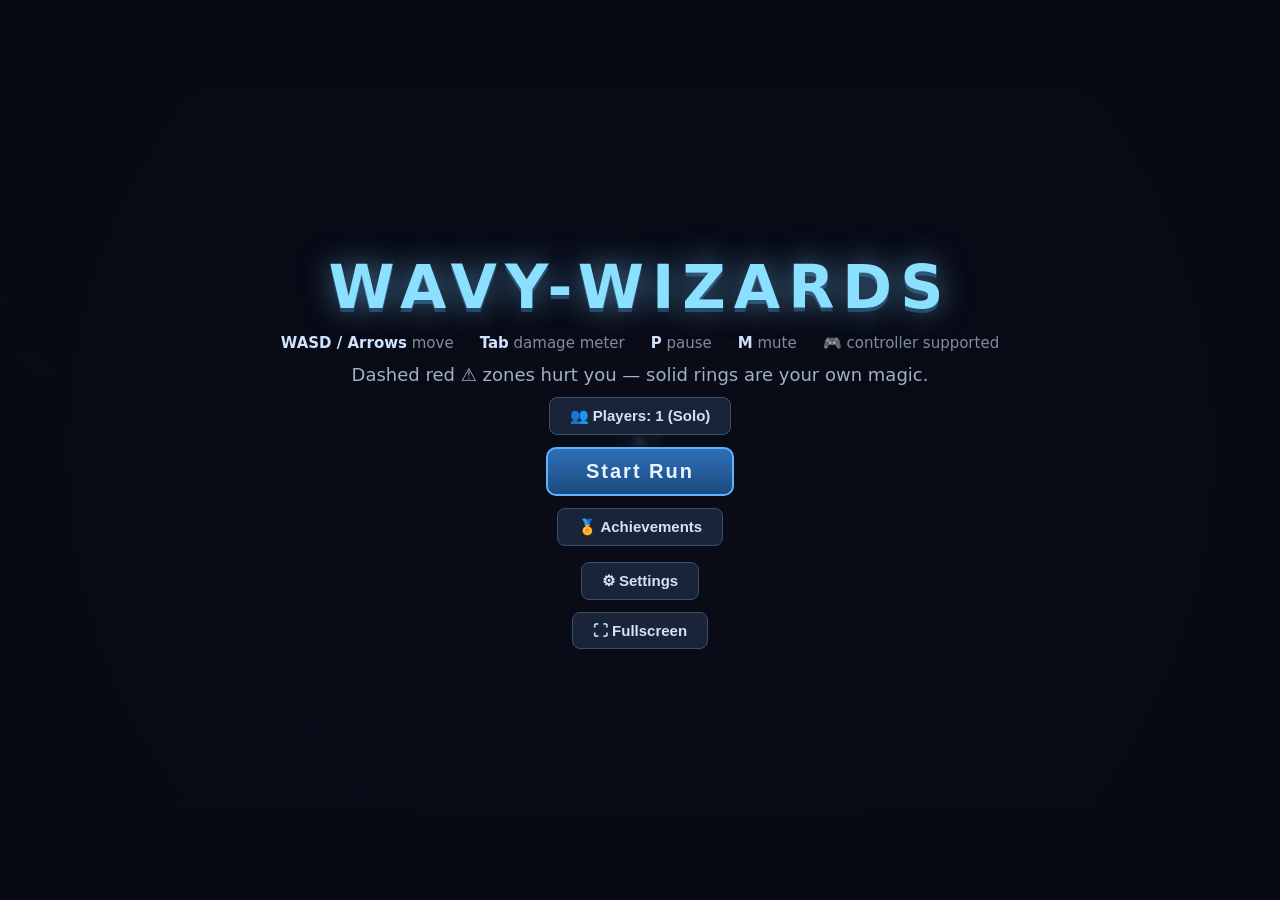
<file: index.html>
<!DOCTYPE html>
<html lang="en">
<head>
<meta charset="UTF-8">
<meta name="viewport" content="width=device-width, initial-scale=1.0">
<title>Wavy-Wizards — Arena Survival</title>
<link rel="stylesheet" href="style.css">
</head>
<body>
<div id="game-wrap">
  <canvas id="game" width="1280" height="720"></canvas>
  <div id="tooltip"></div>

  <!-- Achievement pop-ups (slide in at the bottom-right when earned) -->
  <div id="ach-toasts" aria-live="polite"></div>

  <!-- Mobile: transparent on-screen controls (only shown on touch devices while playing) -->
  <div id="touch-controls" aria-hidden="true">
    <div id="touch-stick">
      <div id="touch-knob"></div>
    </div>
    <button id="touch-pause" class="touch-btn" aria-label="Pause">❚❚</button>
  </div>

  <!-- Mobile: rotate-to-landscape prompt (only shown on touch devices held in portrait) -->
  <div id="rotate-prompt" aria-hidden="true">
    <div class="rotate-card">
      <div class="rotate-icon">📱</div>
      <h2>Turn your phone</h2>
      <p>Wavy-Wizards is best played in <b>landscape</b>.<br>Rotate your device sideways to begin.</p>
    </div>
  </div>

  <!-- Title screen -->
  <div id="title" class="overlay visible">
    <h1>WAVY-WIZARDS</h1>
    <div class="controls-hint">
      <span><b>WASD / Arrows</b> move</span>
      <span><b>Tab</b> damage meter</span>
      <span><b>P</b> pause</span>
      <span><b>M</b> mute</span>
      <span><b>🎮</b> controller supported</span>
    </div>
    <p class="subtitle zone-hint">Dashed red <b>⚠</b> zones hurt you — solid rings are your own magic.</p>
    <button id="btn-coop" class="small-btn">👥 Players: 1 (Solo)</button>
    <p id="coop-hint" class="subtitle zone-hint" style="display:none">Co-op: <b>P1</b> moves with <b>WASD</b>, <b>P2</b> with <b>Arrow keys</b> (or two gamepads). Shared spellbook &amp; gold.</p>
    <button id="btn-start" class="big-btn">Start Run</button>
    <button id="btn-resume" class="big-btn resume" style="display:none"></button>
    <button id="btn-achievements" class="small-btn">🏅 Achievements</button>
    <button id="btn-settings" class="small-btn">⚙ Settings</button>
    <button id="btn-fullscreen" class="small-btn">⛶ Fullscreen</button>
    <div id="scoreboard" class="panel" style="display:none"></div>
  </div>

  <!-- Achievements -->
  <div id="achievements" class="overlay">
    <h2>🏅 ACHIEVEMENTS</h2>
    <div id="achievements-list" class="panel"></div>
    <button id="btn-ach-back" class="big-btn">Back</button>
  </div>

  <!-- Settings / accessibility -->
  <div id="settings" class="overlay">
    <h2>SETTINGS</h2>
    <div id="settings-list" class="panel"></div>
    <button id="btn-settings-back" class="big-btn">Back</button>
  </div>

  <!-- Character select: avatar grid on the left, detail panel on the right -->
  <div id="charselect" class="overlay">
    <h2>CHOOSE YOUR WIZARD</h2>
    <div id="char-layout">
      <div id="char-avatars"></div>
      <div id="char-detail" class="panel"></div>
    </div>
    <button id="btn-char-start" class="big-btn">Difficulty →</button>
  </div>

  <!-- Danger select: level tiles on the left, implications panel on the right -->
  <div id="dangerselect" class="overlay">
    <h2>CHOOSE DANGER LEVEL</h2>
    <p class="subtitle">Higher danger = tougher enemies, but richer rewards.</p>
    <div id="danger-layout">
      <div id="danger-avatars"></div>
      <div id="danger-detail" class="panel"></div>
    </div>
    <button id="btn-danger-start" class="big-btn">! Start !</button>
  </div>

  <!-- Starter spell select -->
  <div id="spellselect" class="overlay">
    <h2>CHOOSE YOUR STARTING SPELL</h2>
    <p class="subtitle">Free, at Tier I. The rest you'll buy with blood and gold.</p>
    <div id="spell-cards" class="card-row wide"></div>
  </div>

  <!-- Item chest choice: take the rolled item or smash it for gold -->
  <div id="chestchoice" class="overlay">
    <h2>📦 ITEM CHEST</h2>
    <p id="chest-sub" class="subtitle">A chest awaits your decision</p>
    <div id="chest-cards" class="card-row"></div>
  </div>

  <!-- Level up screen -->
  <div id="levelup" class="overlay">
    <h2>LEVEL UP!</h2>
    <p id="levelup-count" class="subtitle"></p>
    <div id="levelup-choices" class="card-row"></div>
  </div>

  <!-- Spell mastery screen -->
  <div id="mastery" class="overlay">
    <h2 class="gold">SPELL MASTERY</h2>
    <p id="mastery-sub" class="subtitle"></p>
    <div id="mastery-choices" class="card-row"></div>
  </div>

  <!-- Shop screen -->
  <div id="shop" class="overlay">
    <h2 id="shop-title">SHOP</h2>
    <div id="shop-overview" class="wave-overview"></div>
    <div id="shop-layout">
      <div id="shop-stats" class="panel"></div>
      <div id="shop-main">
        <div id="shop-gold"></div>
        <div id="shop-offers" class="card-row"></div>
        <div class="shop-buttons">
          <button id="btn-reroll" class="small-btn"></button>
          <button id="btn-next-wave" class="big-btn">Start Next Wave</button>
        </div>
      </div>
      <div id="shop-owned" class="panel"></div>
    </div>
    <div id="shop-meter" class="panel"></div>
    <div id="shop-summary" class="panel"></div>
  </div>

  <!-- Pause -->
  <div id="pause" class="overlay">
    <h2>PAUSED</h2>
    <p class="subtitle">Press P or Esc to resume</p>
    <div id="pause-overview" class="wave-overview"></div>
    <p class="subtitle small-hint"><b>Tab</b> toggles the damage meter. Spells cast automatically.</p>
    <button id="btn-resume-game" class="big-btn resume">▶ Resume</button>
    <button id="btn-pause-fullscreen" class="small-btn">⛶ Fullscreen</button>
    <button id="btn-pause-settings" class="small-btn">⚙ Settings</button>
    <button id="btn-quit-round" class="small-btn danger-btn">Quit Round</button>
  </div>

  <!-- Game over -->
  <div id="gameover" class="overlay">
    <h2 class="red">You got AbraKeDabrawed</h2>
    <canvas id="gameover-portrait" class="end-portrait" width="170" height="190"></canvas>
    <p id="gameover-stats" class="subtitle"></p>
    <label class="subtitle small-hint">Nickname <input id="score-name" maxlength="18" placeholder="Wizard name"></label>
    <div id="gameover-summary" class="run-summary"></div>
    <div id="gameover-ach" class="ach-toast" style="display:none"></div>
    <div id="gameover-board" class="sb-wrap"></div>
    <div class="win-buttons">
      <button id="btn-retry-wave" class="big-btn resume">↻ Retry Wave</button>
      <button id="btn-retry" class="big-btn">New Run</button>
      <button id="btn-share-death" class="small-btn">📸 Share Card</button>
    </div>
  </div>

  <!-- Win -->
  <div id="win" class="overlay">
    <div id="win-rays"></div>
    <h2 class="gold win-title">★ VICTORY ★</h2>
    <canvas id="win-portrait" class="end-portrait" width="170" height="190"></canvas>
    <p id="win-stats" class="subtitle"></p>
    <div id="win-summary" class="run-summary win"></div>
    <div id="win-ach" class="ach-toast" style="display:none"></div>
    <div id="win-board" class="sb-wrap"></div>
    <div class="win-buttons">
      <button id="btn-continue" class="big-btn">Continue — Endless Mode</button>
      <button id="btn-again" class="big-btn">New Run</button>
      <button id="btn-share-win" class="small-btn">📸 Share Card</button>
    </div>
  </div>
</div>

<!-- audio + data load before the engine (main.js uses them at startup) -->
<script src="js/audio.js"></script>
<script src="js/data/spells.js"></script>
<script src="js/data/characters.js"></script>
<script src="js/data/items.js"></script>
<script src="js/data/enemies.js"></script>
<script src="js/data/world.js"></script>
<!-- systems & renderers must load before main starts the animation loop -->
<script src="js/enemies-ai.js"></script>
<script src="js/shop.js"></script>
<script src="js/render/shades.js"></script>
<script src="js/render/wizard.js"></script>
<script src="js/render/environment.js"></script>
<script src="js/main.js"></script>
</body>
</html>
</file>
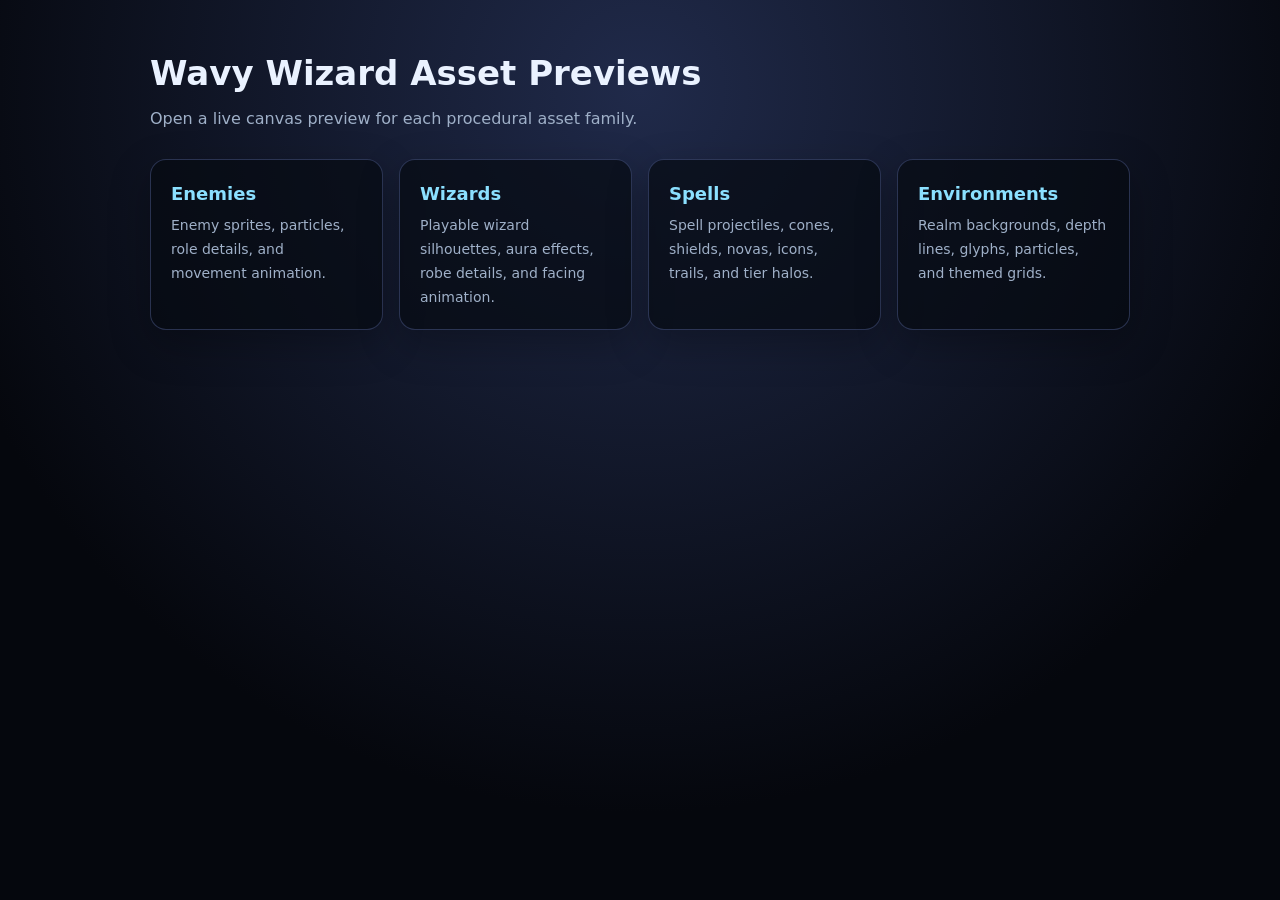
<file: asset-previews.html>
<!doctype html>
<html lang="en">
<head>
  <meta charset="utf-8">
  <meta name="viewport" content="width=device-width, initial-scale=1">
  <title>Wavy Wizard Asset Previews</title>
  <style>
    :root { color-scheme: dark; }
    body { margin: 0; min-height: 100vh; background: radial-gradient(circle at 50% 10%, #202a4a, #05070d 70%); color: #eaf2ff; font: 16px/1.5 system-ui, sans-serif; }
    main { max-width: 980px; margin: 0 auto; padding: 48px 24px; }
    h1 { margin: 0 0 8px; font-size: 34px; } p { color: #9fb0c8; margin: 0 0 28px; }
    .grid { display: grid; grid-template-columns: repeat(auto-fit, minmax(210px, 1fr)); gap: 16px; }
    a { display: block; padding: 20px; border: 1px solid rgba(143,168,255,.25); border-radius: 16px; background: rgba(6,10,18,.7); color: #eaf2ff; text-decoration: none; box-shadow: 0 14px 40px rgba(0,0,0,.28); }
    a strong { display: block; margin-bottom: 6px; font-size: 18px; color: #8be0ff; }
    a span { color: #9fb0c8; font-size: 14px; }
  </style>
</head>
<body>
  <main>
    <h1>Wavy Wizard Asset Previews</h1>
    <p>Open a live canvas preview for each procedural asset family.</p>
    <section class="grid" aria-label="Asset preview links">
      <a href="enemy-assets-preview.html"><strong>Enemies</strong><span>Enemy sprites, particles, role details, and movement animation.</span></a>
      <a href="wizard-assets-preview.html"><strong>Wizards</strong><span>Playable wizard silhouettes, aura effects, robe details, and facing animation.</span></a>
      <a href="spell-assets-preview.html"><strong>Spells</strong><span>Spell projectiles, cones, shields, novas, icons, trails, and tier halos.</span></a>
      <a href="environment-assets-preview.html"><strong>Environments</strong><span>Realm backgrounds, depth lines, glyphs, particles, and themed grids.</span></a>
    </section>
  </main>
</body>
</html>
</file>
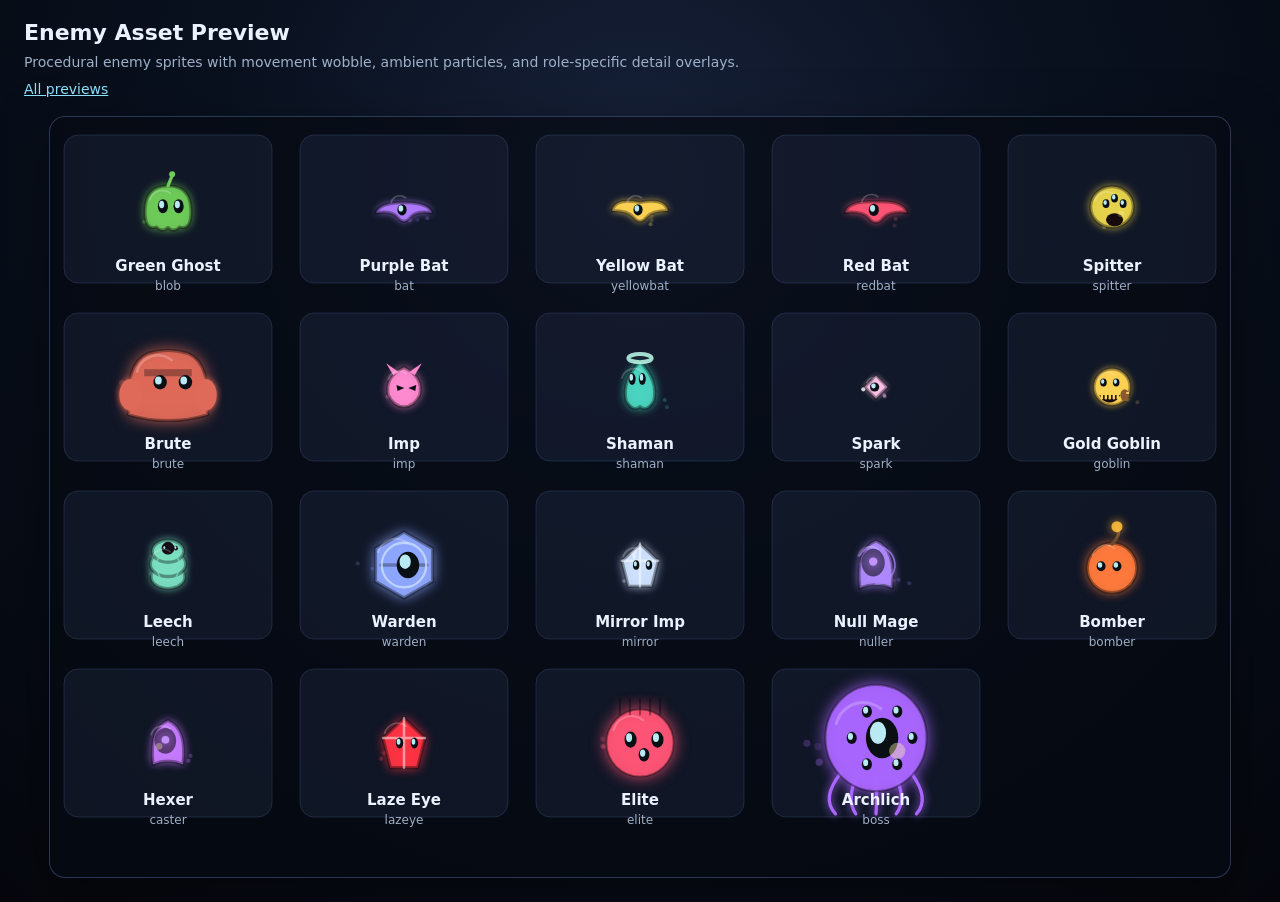
<file: enemy-assets-preview.html>
<!doctype html>
<html lang="en">
<head>
  <meta charset="utf-8">
  <meta name="viewport" content="width=device-width, initial-scale=1">
  <title>Wavy Wizard Enemy Asset Preview</title>
  <style>
    :root { color-scheme: dark; }
    body {
      margin: 0;
      background: radial-gradient(circle at 50% 20%, #18223a 0, #09111f 44%, #05070d 100%);
      color: #eaf2ff;
      font: 14px/1.4 system-ui, -apple-system, BlinkMacSystemFont, "Segoe UI", sans-serif;
    }
    header { padding: 18px 24px 8px; }
    h1 { margin: 0 0 4px; font-size: 22px; }
    p { margin: 0; color: #9fb0c8; }
    nav { padding: 0 24px; }
    a { color: #8be0ff; }
    canvas {
      display: block;
      width: min(1180px, calc(100vw - 32px));
      height: auto;
      margin: 16px auto 24px;
      border: 1px solid rgba(143, 168, 255, 0.28);
      border-radius: 16px;
      box-shadow: 0 18px 60px rgba(0, 0, 0, 0.45);
      background: rgba(6, 10, 18, 0.72);
    }
  </style>
</head>
<body>
  <header>
    <h1>Enemy Asset Preview</h1>
    <p>Procedural enemy sprites with movement wobble, ambient particles, and role-specific detail overlays.</p>
  </header>
  <nav><a href="asset-previews.html">All previews</a></nav>
  <canvas id="preview" width="1180" height="760" aria-label="Enemy asset preview grid"></canvas>

  <script src="js/data/enemies.js"></script>
  <script src="js/render/shades.js"></script>
  <script>
    'use strict';

    const canvas = document.getElementById('preview');
    const ctx = canvas.getContext('2d');
    const types = Object.keys(ENEMY_TYPES);
    const start = performance.now();

    function drawGrid(time) {
      const t = (time - start) / 1000;
      ctx.clearRect(0, 0, canvas.width, canvas.height);

      const cols = 5;
      const cellW = canvas.width / cols;
      const cellH = 178;

      ctx.save();
      ctx.textAlign = 'center';
      ctx.textBaseline = 'middle';
      ctx.font = '12px system-ui, sans-serif';

      types.forEach((type, i) => {
        const def = ENEMY_TYPES[type];
        const col = i % cols;
        const row = Math.floor(i / cols);
        const x = cellW * col + cellW / 2;
        const y = 92 + row * cellH;
        const pulse = Math.sin(t * 2.6 + i) * 0.5 + 0.5;
        const e = {
          ...def,
          type,
          x,
          y,
          r: def.r,
          color: def.color,
          wobble: t * 6 + i * 0.55,
          vx: Math.cos(t + i) * def.spd,
          vy: Math.sin(t * 0.7 + i) * def.spd,
          windup: def.bomber ? pulse : 0,
          ranged: def.ranged || null,
          flee: !!def.flee,
          drainShield: !!def.drainShield,
          warden: !!def.warden,
          mirror: !!def.mirror,
          nuller: !!def.nuller,
          elite: !!def.elite,
          boss: !!def.boss,
        };

        ctx.save();
        ctx.fillStyle = 'rgba(143, 168, 255, 0.08)';
        ctx.strokeStyle = 'rgba(143, 168, 255, 0.16)';
        ctx.lineWidth = 1;
        ctx.beginPath();
        ctx.roundRect(cellW * col + 14, row * cellH + 18, cellW - 28, cellH - 30, 14);
        ctx.fill();
        ctx.stroke();

        ctx.translate(x, y);
        const scale = def.boss ? 1.1 : def.elite ? 1.05 : 1.65;
        ctx.scale(scale, scale);
        drawShade(ctx, e, e.r, e.color, Math.cos(t * 0.9 + i) < 0 ? -1 : 1);
        ctx.restore();

        ctx.fillStyle = '#eaf2ff';
        ctx.font = 'bold 15px system-ui, sans-serif';
        ctx.fillText(def.name, x, y + 58);
        ctx.fillStyle = '#9fb0c8';
        ctx.font = '12px system-ui, sans-serif';
        ctx.fillText(type, x, y + 78);
      });

      ctx.restore();
      requestAnimationFrame(drawGrid);
    }

    requestAnimationFrame(drawGrid);
  </script>
</body>
</html>
</file>
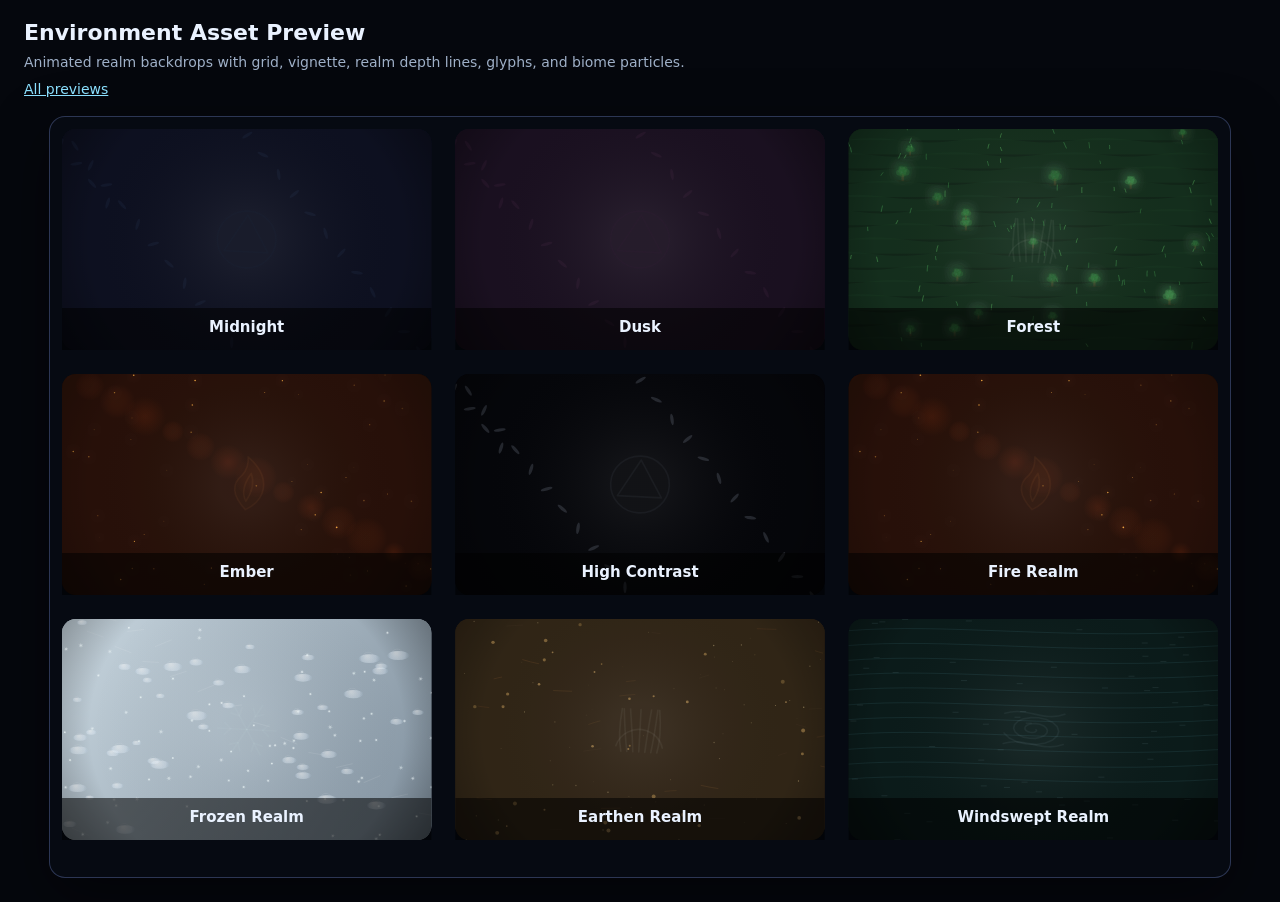
<file: environment-assets-preview.html>
<!doctype html>
<html lang="en">
<head>
  <meta charset="utf-8">
  <meta name="viewport" content="width=device-width, initial-scale=1">
  <title>Wavy Wizard Environment Preview</title>
  <style>
    :root { color-scheme: dark; }
    body { margin: 0; background: #05070d; color: #eaf2ff; font: 14px/1.4 system-ui, sans-serif; }
    header { padding: 18px 24px 8px; } h1 { margin: 0 0 4px; font-size: 22px; } p { margin: 0; color: #9fb0c8; }
    canvas { display: block; width: min(1180px, calc(100vw - 32px)); height: auto; margin: 16px auto 24px; border: 1px solid rgba(143,168,255,.28); border-radius: 16px; background: #060a12; box-shadow: 0 18px 60px rgba(0,0,0,.45); }
    nav { padding: 0 24px; } a { color: #8be0ff; }
  </style>
</head>
<body>
  <header>
    <h1>Environment Asset Preview</h1>
    <p>Animated realm backdrops with grid, vignette, realm depth lines, glyphs, and biome particles.</p>
  </header>
  <nav><a href="asset-previews.html">All previews</a></nav>
  <canvas id="preview" width="1180" height="760" aria-label="Environment asset preview grid"></canvas>
  <script>
    'use strict';
    const W = 1180, H = 760, WALL = 28;
    const canvas = document.getElementById('preview');
    const ctx = canvas.getContext('2d');
    const game = { opt: { lowFx: false, theme: 'midnight' }, mapElement: null };
    const rand = (a, b) => a + Math.random() * (b - a);
    const pick = a => a[Math.floor(Math.random() * a.length)];
  </script>
  <script src="js/data/world.js"></script>
  <script src="js/render/environment.js"></script>
  <script>
    'use strict';
    const themes = [...THEMES, ...Object.values(ELEMENT_THEMES)];
    let previewTheme = themes[0];
    function currentTheme() { return previewTheme; }
    function draw(time) {
      ctx.clearRect(0, 0, W, H);
      const cols = 3, cellW = W / cols, cellH = 245;
      themes.forEach((theme, i) => {
        const col = i % cols, row = Math.floor(i / cols);
        previewTheme = theme;
        game.opt.theme = theme.id;
        ctx.save();
        ctx.beginPath(); ctx.roundRect(col * cellW + 12, row * cellH + 12, cellW - 24, cellH - 24, 14); ctx.clip();
        ctx.translate(col * cellW, row * cellH); ctx.scale(cellW / W, cellH / H);
        drawBackground();
        ctx.restore();
        const x = col * cellW + cellW / 2, y = row * cellH + cellH - 30;
        ctx.fillStyle = 'rgba(0,0,0,.55)'; ctx.fillRect(col * cellW + 12, row * cellH + cellH - 54, cellW - 24, 42);
        ctx.fillStyle = '#eaf2ff'; ctx.font = 'bold 15px system-ui, sans-serif'; ctx.textAlign = 'center'; ctx.fillText(theme.name, x, y);
      });
      requestAnimationFrame(draw);
    }
    requestAnimationFrame(draw);
  </script>
</body>
</html>
</file>
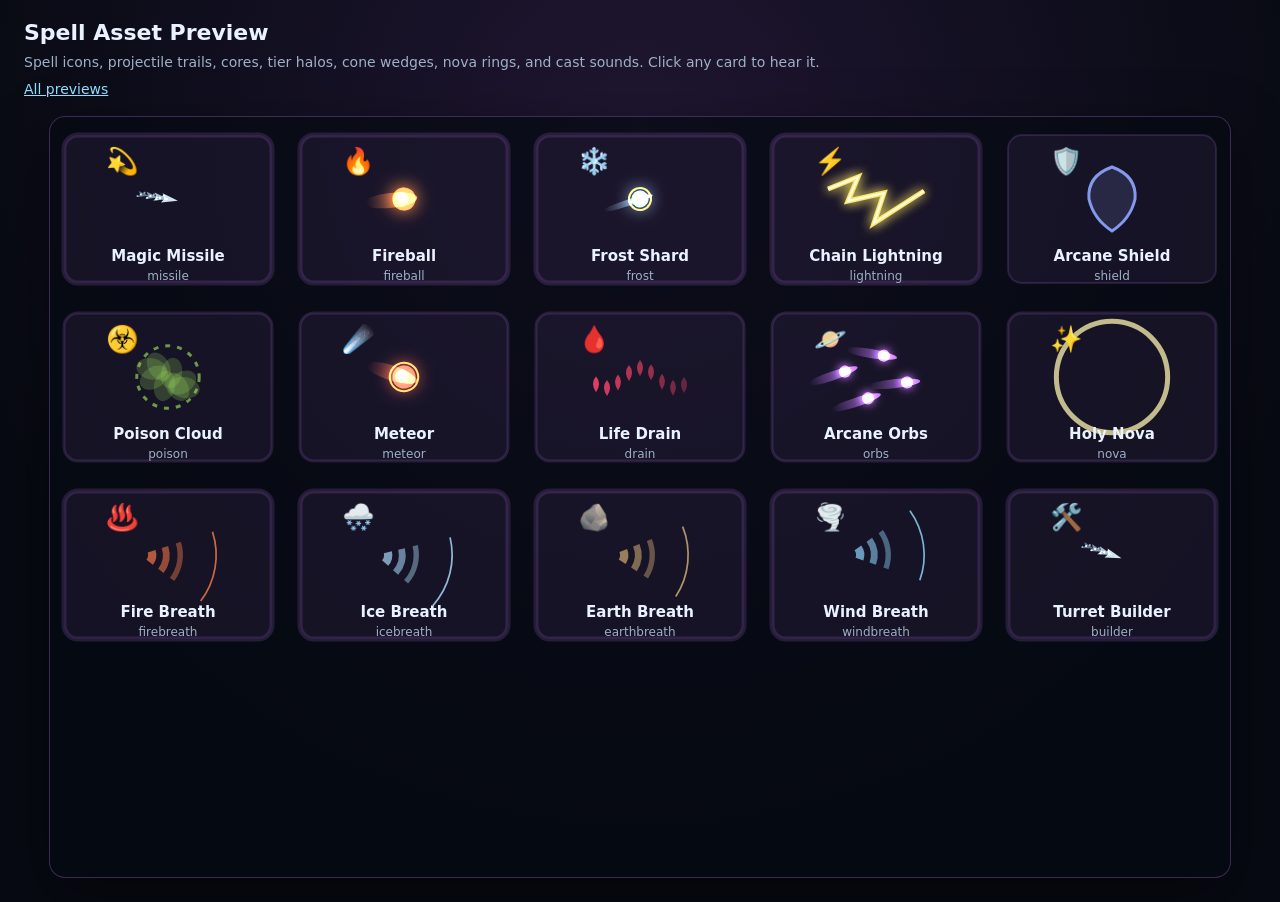
<file: spell-assets-preview.html>
<!doctype html>
<html lang="en">
<head>
  <meta charset="utf-8">
  <meta name="viewport" content="width=device-width, initial-scale=1">
  <title>Wavy Wizard Spell Preview</title>
  <style>
    :root { color-scheme: dark; }
    body { margin: 0; background: radial-gradient(circle at 50% 15%, #201632, #070a12 70%); color: #eaf2ff; font: 14px/1.4 system-ui, sans-serif; }
    header { padding: 18px 24px 8px; } h1 { margin: 0 0 4px; font-size: 22px; } p { margin: 0; color: #9fb0c8; }
    canvas { display: block; width: min(1180px, calc(100vw - 32px)); height: auto; margin: 16px auto 24px; border: 1px solid rgba(196,123,255,.28); border-radius: 16px; background: rgba(6,10,18,.72); box-shadow: 0 18px 60px rgba(0,0,0,.45); }
    nav { padding: 0 24px; } a { color: #8be0ff; }
  </style>
</head>
<body>
  <header>
    <h1>Spell Asset Preview</h1>
    <p>Spell icons, projectile trails, cores, tier halos, cone wedges, nova rings, and cast sounds. Click any card to hear it.</p>
  </header>
  <nav><a href="asset-previews.html">All previews</a></nav>
  <canvas id="preview" width="1180" height="760" aria-label="Spell asset preview grid"></canvas>
  <script src="js/data/spells.js"></script>
  <script>const game = { opt: { volume: 1 } };</script>
  <script src="js/audio.js"></script>
  <script>
    'use strict';
    const canvas = document.getElementById('preview');
    const ctx = canvas.getContext('2d');
    const ids = Object.keys(SPELLS);
    const cells = [];
    const start = performance.now();
    function hexA(hex, alpha) { const n = parseInt(hex.slice(1), 16); return `rgba(${(n >> 16) & 255},${(n >> 8) & 255},${n & 255},${alpha})`; }
    function tri(x, y, r, a) { ctx.fillStyle = `rgba(220,248,255,${a})`; ctx.beginPath(); ctx.moveTo(x + r * 1.6, y); ctx.lineTo(x - r, y - r * .75); ctx.lineTo(x - r * .55, y); ctx.lineTo(x - r, y + r * .75); ctx.closePath(); ctx.fill(); }
    function shield(x, y, r, color) { ctx.fillStyle = hexA(color, .14); ctx.strokeStyle = hexA(color, .9); ctx.lineWidth = 3; ctx.beginPath(); ctx.moveTo(x, y - r); ctx.quadraticCurveTo(x + r * .78, y - r * .72, x + r * .72, y); ctx.quadraticCurveTo(x + r * .58, y + r * .62, x, y + r); ctx.quadraticCurveTo(x - r * .58, y + r * .62, x - r * .72, y); ctx.quadraticCurveTo(x - r * .78, y - r * .72, x, y - r); ctx.closePath(); ctx.fill(); ctx.stroke(); }
    function cloud(x, y, r, color, t) { for (let k = 0; k < 8; k++) { const a = k * Math.PI * 2 / 8 + t * .3; ctx.fillStyle = hexA(color, .22); ctx.beginPath(); ctx.ellipse(x + Math.cos(a) * r * .35, y + Math.sin(a * 1.2) * r * .22, r * .32, r * .22, a, 0, Math.PI * 2); ctx.fill(); } ctx.strokeStyle = hexA(color, .65); ctx.setLineDash([5, 7]); ctx.beginPath(); ctx.arc(x, y, r * .65, 0, Math.PI * 2); ctx.stroke(); ctx.setLineDash([]); }
    function drawProjectile(def, kind, x, y, t, tier) {
      const r = kind === 'fireball' ? 10 : kind === 'frost' ? 7 : 6;
      const ang = Math.sin(t * 0.8) * 0.35;
      const pulse = 0.5 + Math.sin(t * 8) * 0.5;
      ctx.save(); ctx.translate(x, y); ctx.rotate(ang); ctx.globalCompositeOperation = 'lighter';
      if (kind === 'missile') { for (let k = 3; k >= 0; k--) tri(-k * r * 1.45, 0, r * (1.05 - k * .12), .88 - k * .16); ctx.fillStyle = hexA(def.color, .75); for (let k = 0; k < 9; k++) { ctx.beginPath(); ctx.arc(-5 - k * 3.2, (k % 3 - 1) * r * .36, Math.max(1, r * .16), 0, Math.PI * 2); ctx.fill(); } ctx.restore(); return; }
      const tail = 38;
      const grad = ctx.createLinearGradient(-tail, 0, r, 0);
      grad.addColorStop(0, hexA(def.color, 0)); grad.addColorStop(.55, hexA(def.color, .42)); grad.addColorStop(1, hexA(def.color, .9));
      ctx.fillStyle = grad; ctx.beginPath(); ctx.ellipse(-tail * .35, 0, tail * .7, r * (kind === 'frost' ? .45 : .75), 0, 0, Math.PI * 2); ctx.fill();
      if (kind === 'frost') { ctx.strokeStyle = 'rgba(230,250,255,.85)'; ctx.lineWidth = 1.5; ctx.beginPath(); ctx.moveTo(-r * 1.6,0); ctx.lineTo(r * 1.5,0); ctx.moveTo(0,-r); ctx.lineTo(r * 1.3,0); ctx.lineTo(0,r); ctx.stroke(); }
      if (kind === 'fireball') { ctx.fillStyle = 'rgba(255,225,110,.45)'; ctx.beginPath(); ctx.arc(-r * .25, 0, r * (.6 + pulse * .25), 0, Math.PI * 2); ctx.fill(); }
      if (tier >= 3) { ctx.strokeStyle = 'rgba(255,212,84,.9)'; ctx.lineWidth = 2; ctx.beginPath(); ctx.arc(0, 0, r + 4 + pulse * 2, 0, Math.PI * 2); ctx.stroke(); }
      ctx.shadowColor = def.color; ctx.shadowBlur = tier >= 2 ? 18 : 10; ctx.fillStyle = def.color; ctx.beginPath(); ctx.arc(0, 0, r + (tier >= 2 ? 1.5 : 0), 0, Math.PI * 2); ctx.fill();
      ctx.fillStyle = 'rgba(255,255,255,.85)'; ctx.beginPath(); ctx.arc(-r * .25, -r * .25, r * .42, 0, Math.PI * 2); ctx.fill();
      ctx.restore();
    }
    function draw(time) {
      const t = (time - start) / 1000;
      ctx.clearRect(0, 0, canvas.width, canvas.height);
      const cols = 5, cellW = canvas.width / cols, cellH = 178;
      ctx.textAlign = 'center'; ctx.textBaseline = 'middle';
      ids.forEach((id, i) => {
        const def = SPELLS[id], col = i % cols, row = Math.floor(i / cols);
        const x = cellW * col + cellW / 2, y = 82 + row * cellH;
        cells[i] = { id, x: cellW * col + 14, y: row * cellH + 18, w: cellW - 28, h: cellH - 30 };
        ctx.save(); ctx.fillStyle = 'rgba(196,123,255,.08)'; ctx.strokeStyle = 'rgba(196,123,255,.16)'; ctx.beginPath(); ctx.roundRect(cellW * col + 14, row * cellH + 18, cellW - 28, cellH - 30, 14); ctx.fill(); ctx.stroke(); ctx.restore();
        const tier = (i % 4) + 1;
        if (def.breath) {
          ctx.save(); ctx.translate(x - 28, y); ctx.rotate(Math.sin(t + i) * .25); ctx.globalCompositeOperation = 'lighter'; for (let k = 0; k < 4; k++) { const u = (t * .9 + k * .18) % 1; ctx.globalAlpha = .75 - k * .12; ctx.strokeStyle = def.color; ctx.lineWidth = 8 * (1 - u) + 1.5; ctx.beginPath(); ctx.arc(0, 0, 78 * u, -.48, .48); ctx.stroke(); } ctx.globalAlpha = 1; ctx.restore();
        } else if (id === 'shield') {
          shield(x, y, 32, def.color);
        } else if (id === 'nova') {
          ctx.strokeStyle = def.color; ctx.lineWidth = 5; ctx.globalAlpha = .75; ctx.beginPath(); ctx.arc(x, y, 14 + ((t * 38) % 42), 0, Math.PI * 2); ctx.stroke(); ctx.globalAlpha = 1;
        } else if (id === 'poison') {
          cloud(x, y, 48, def.color, t);
        } else if (id === 'lightning') {
          ctx.strokeStyle = def.color; ctx.lineWidth = 5; ctx.shadowColor = def.color; ctx.shadowBlur = 12; ctx.beginPath(); ctx.moveTo(x - 48, y - 10); ctx.lineTo(x - 18, y - 22); ctx.lineTo(x - 28, y + 2); ctx.lineTo(x + 8, y - 6); ctx.lineTo(x - 2, y + 24); ctx.lineTo(x + 48, y - 8); ctx.stroke(); ctx.strokeStyle = 'rgba(255,255,255,.85)'; ctx.lineWidth = 2; ctx.stroke(); ctx.shadowBlur = 0;
        } else if (id === 'drain') {
          for (let k = 0; k < 9; k++) { const u = k / 8; const px = x - 44 + u * 88, py = y + Math.sin(t * 4 + k) * 10; ctx.fillStyle = `rgba(255,70,110,${.35 + .5 * (1 - u)})`; ctx.beginPath(); ctx.moveTo(px, py - 7); ctx.quadraticCurveTo(px + 6, py, px, py + 9); ctx.quadraticCurveTo(px - 6, py, px, py - 7); ctx.fill(); }
        } else if (id === 'orbs') {
          for (let k = 0; k < 4; k++) { const a = t * 1.5 + k * Math.PI / 2; drawProjectile(def, 'orb', x + Math.cos(a) * 32, y + Math.sin(a) * 22, t + k, tier); }
        } else if (id === 'meteor') {
          drawProjectile(def, 'fireball', x, y, t + i, tier);
        } else {
          drawProjectile(def, id === 'fireball' ? 'fireball' : id === 'frost' ? 'frost' : 'missile', x, y, t + i, tier);
        }
        ctx.font = '26px sans-serif'; ctx.fillStyle = '#fff'; ctx.fillText(def.icon, x - 46, y - 36);
        ctx.fillStyle = '#eaf2ff'; ctx.font = 'bold 15px system-ui, sans-serif'; ctx.fillText(def.name, x, y + 58);
        ctx.fillStyle = '#9fb0c8'; ctx.font = '12px system-ui, sans-serif'; ctx.fillText(id, x, y + 78);
      });
      requestAnimationFrame(draw);
    }
    canvas.addEventListener('click', (ev) => {
      const rect = canvas.getBoundingClientRect();
      const sx = canvas.width / rect.width, sy = canvas.height / rect.height;
      const x = (ev.clientX - rect.left) * sx, y = (ev.clientY - rect.top) * sy;
      const hit = cells.find(c => x >= c.x && x <= c.x + c.w && y >= c.y && y <= c.y + c.h);
      if (hit) spellSfx(hit.id);
    });
    requestAnimationFrame(draw);
  </script>
</body>
</html>
</file>
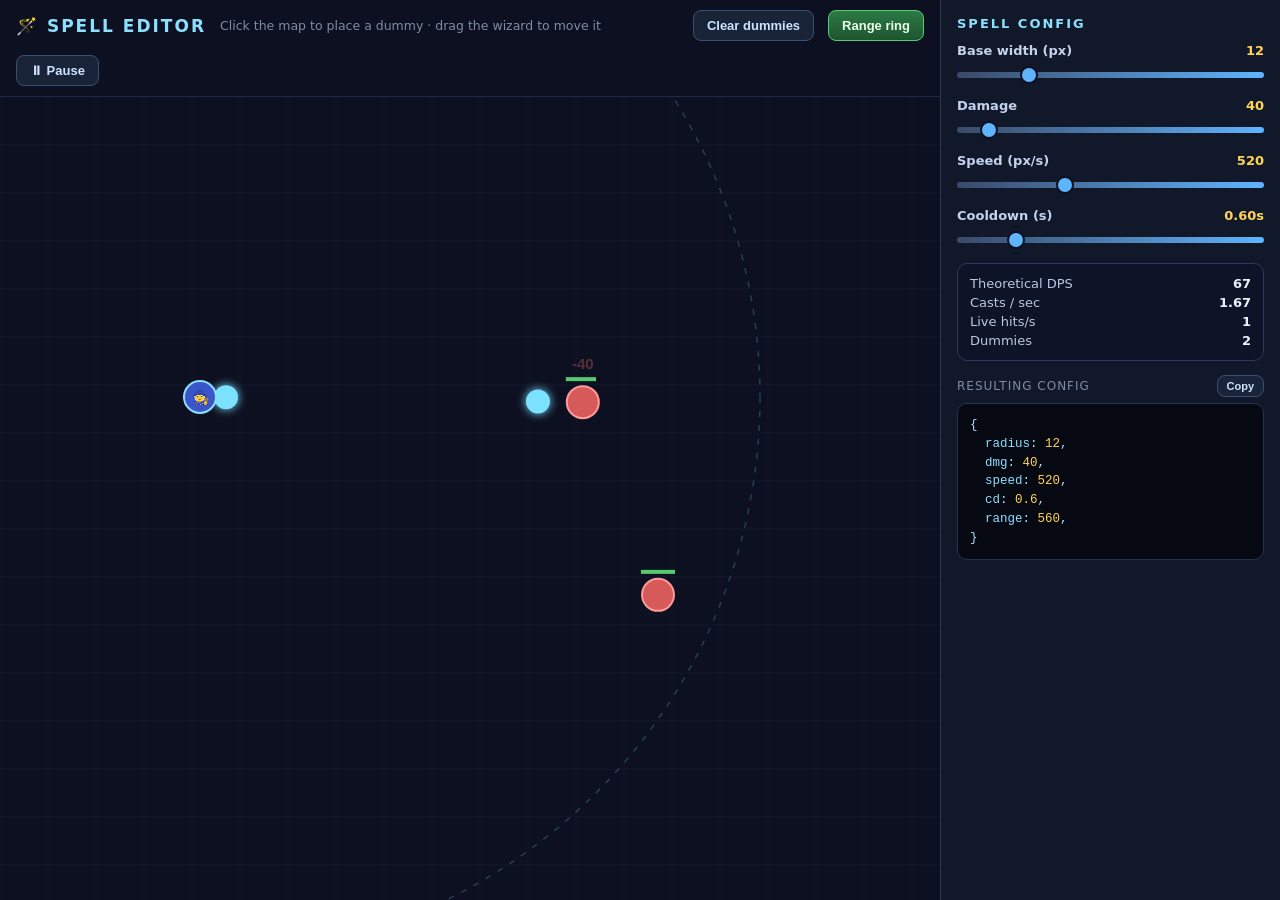
<file: spell-editor.html>
<!DOCTYPE html>
<html lang="en">
<head>
<meta charset="UTF-8">
<meta name="viewport" content="width=device-width, initial-scale=1.0">
<title>Wavy-Wizards — Spell Editor</title>
<style>
  * { margin: 0; padding: 0; box-sizing: border-box; }
  html, body {
    height: 100%;
    background: #0a0c14;
    color: #dfe7f2;
    font-family: "Segoe UI", system-ui, sans-serif;
    overflow: hidden;
  }
  #wrap { display: flex; height: 100vh; gap: 0; }
  #stage { flex: 1 1 auto; position: relative; display: flex; flex-direction: column; min-width: 0; }
  #toolbar {
    display: flex; align-items: center; gap: 14px; flex-wrap: wrap;
    padding: 10px 16px; background: #0d1020; border-bottom: 1px solid #1d2a44;
  }
  #toolbar h1 { font-size: 17px; letter-spacing: 2px; color: #8be0ff; font-weight: 700; }
  #toolbar .hint { font-size: 12.5px; color: #7e8ca3; }
  #toolbar .spacer { flex: 1 1 auto; }
  .tb-btn {
    font-size: 13px; font-weight: 600;
    padding: 7px 13px; border-radius: 8px; cursor: pointer;
    background: #1a2438; color: #cfe2ff; border: 1px solid #3a4f74;
  }
  .tb-btn:hover { border-color: #5fb4ff; }
  .tb-btn.on { background: linear-gradient(180deg,#2c7a45,#1d5530); border-color: #57c96f; color: #eaffe9; }
  #canvas-host { flex: 1 1 auto; position: relative; }
  canvas { display: block; width: 100%; height: 100%; background: #0d1020; cursor: crosshair; }

  /* right config panel */
  #panel {
    flex: 0 0 340px; width: 340px;
    background: #11182a; border-left: 1px solid #2a3a58;
    padding: 16px; overflow-y: auto;
  }
  #panel h2 { font-size: 13px; letter-spacing: 2px; color: #8be0ff; margin-bottom: 12px; text-transform: uppercase; }
  .ctrl { margin-bottom: 16px; }
  .ctrl .row { display: flex; justify-content: space-between; align-items: baseline; margin-bottom: 5px; }
  .ctrl label { font-size: 13px; font-weight: 600; color: #c4d4ee; }
  .ctrl .val { font-size: 13px; font-weight: 700; color: #ffd454; font-variant-numeric: tabular-nums; }
  .ctrl input[type=range] {
    -webkit-appearance: none; appearance: none; width: 100%; height: 6px;
    border-radius: 4px; background: linear-gradient(90deg,#3a4a68,#5fb4ff); outline: none; cursor: pointer;
  }
  .ctrl input[type=range]::-webkit-slider-thumb {
    -webkit-appearance: none; width: 18px; height: 18px; border-radius: 50%;
    background: #5fb4ff; border: 2px solid #0d1020; cursor: pointer;
  }
  .ctrl input[type=range]::-moz-range-thumb {
    width: 18px; height: 18px; border-radius: 50%; background: #5fb4ff; border: 2px solid #0d1020; cursor: pointer;
  }
  .stat-box {
    background: #0d1428; border: 1px solid #2a3a58; border-radius: 10px;
    padding: 10px 12px; margin-bottom: 14px;
  }
  .stat-row { display: flex; justify-content: space-between; font-size: 13px; padding: 2px 0; color: #b9c8e0; }
  .stat-row span:last-child { font-weight: 700; color: #eaf2ff; font-variant-numeric: tabular-nums; }
  .config-head { display:flex; justify-content: space-between; align-items: center; margin: 8px 0 6px; }
  .config-head span { font-size: 12px; letter-spacing: 1px; color: #7e8ca3; text-transform: uppercase; }
  #copy-btn { font-size: 11px; padding: 4px 9px; }
  pre#config {
    background: #060912; border: 1px solid #243352; border-radius: 10px;
    padding: 12px; font-family: "Consolas","Courier New",monospace; font-size: 12.5px;
    color: #a8e6ff; white-space: pre; overflow-x: auto; line-height: 1.5;
  }
  pre#config .k { color: #8be0ff; }
  pre#config .n { color: #ffd454; }
  .swatch { display:inline-block; width: 12px; height: 12px; border-radius: 3px; vertical-align: middle; margin-right: 6px; }
</style>
</head>
<body>
<div id="wrap">
  <div id="stage">
    <div id="toolbar">
      <h1>🪄 SPELL EDITOR</h1>
      <span class="hint">Click the map to place a dummy · drag the wizard to move it</span>
      <span class="spacer"></span>
      <button id="btn-clear" class="tb-btn">Clear dummies</button>
      <button id="btn-ring" class="tb-btn on" title="Show targeting range ring">Range ring</button>
      <button id="btn-pause" class="tb-btn">⏸ Pause</button>
    </div>
    <div id="canvas-host"><canvas id="cv"></canvas></div>
  </div>

  <div id="panel">
    <h2>Spell Config</h2>

    <div class="ctrl" data-key="width">
      <div class="row"><label>Base width (px)</label><span class="val"></span></div>
      <input type="range" min="2" max="48" step="1">
    </div>
    <div class="ctrl" data-key="damage">
      <div class="row"><label>Damage</label><span class="val"></span></div>
      <input type="range" min="1" max="500" step="1">
    </div>
    <div class="ctrl" data-key="speed">
      <div class="row"><label>Speed (px/s)</label><span class="val"></span></div>
      <input type="range" min="60" max="1400" step="10">
    </div>
    <div class="ctrl" data-key="cooldown">
      <div class="row"><label>Cooldown (s)</label><span class="val"></span></div>
      <input type="range" min="0.1" max="3" step="0.05">
    </div>

    <div class="stat-box">
      <div class="stat-row"><span>Theoretical DPS</span><span id="st-dps">—</span></div>
      <div class="stat-row"><span>Casts / sec</span><span id="st-rate">—</span></div>
      <div class="stat-row"><span>Live hits/s</span><span id="st-hits">—</span></div>
      <div class="stat-row"><span>Dummies</span><span id="st-enemies">0</span></div>
    </div>

    <div class="config-head">
      <span>Resulting config</span>
      <button id="copy-btn" class="tb-btn">Copy</button>
    </div>
    <pre id="config"></pre>
  </div>
</div>

<script>
'use strict';
const cv = document.getElementById('cv');
const ctx = cv.getContext('2d');

// ---------------------------------------------------------------------------
// Editable spell parameters (the four the editor exposes)
// ---------------------------------------------------------------------------
const spell = { width: 12, damage: 40, speed: 520, cooldown: 0.6 };
const SPELL_COLOR = '#7be1ff';
const RANGE = 560;          // targeting range (fixed for the sandbox)
const ENEMY_R = 16;
const ENEMY_HP = 200;

// ---------------------------------------------------------------------------
// World state
// ---------------------------------------------------------------------------
const wizard = { x: 200, y: 300, r: 16, dragging: false };
let enemies = [];           // { x, y, hp, maxHp, dead, respawnT }
let shots = [];             // { x, y, vx, vy, life }
let castT = 0;
let paused = false;
let showRing = true;
let hitsWindow = [];        // timestamps of recent hits, for live hits/sec

// ---------------------------------------------------------------------------
// Canvas sizing
// ---------------------------------------------------------------------------
function resize() {
  const host = document.getElementById('canvas-host');
  cv.width = host.clientWidth;
  cv.height = host.clientHeight;
}
window.addEventListener('resize', resize);

// ---------------------------------------------------------------------------
// Input: place dummies, drag the wizard
// ---------------------------------------------------------------------------
function canvasPos(e) {
  const r = cv.getBoundingClientRect();
  return { x: e.clientX - r.left, y: e.clientY - r.top };
}
cv.addEventListener('mousedown', e => {
  const p = canvasPos(e);
  // grab the wizard if clicked near it
  if (Math.hypot(p.x - wizard.x, p.y - wizard.y) <= wizard.r + 8) { wizard.dragging = true; return; }
  // click an existing dummy to remove it; otherwise place a new one
  const hit = enemies.find(en => Math.hypot(p.x - en.x, p.y - en.y) <= ENEMY_R + 4);
  if (hit) enemies = enemies.filter(en => en !== hit);
  else enemies.push({ x: p.x, y: p.y, hp: ENEMY_HP, maxHp: ENEMY_HP, dead: false, respawnT: 0 });
});
window.addEventListener('mousemove', e => {
  if (!wizard.dragging) return;
  const p = canvasPos(e);
  wizard.x = Math.max(wizard.r, Math.min(cv.width - wizard.r, p.x));
  wizard.y = Math.max(wizard.r, Math.min(cv.height - wizard.r, p.y));
});
window.addEventListener('mouseup', () => { wizard.dragging = false; });

document.getElementById('btn-clear').onclick = () => { enemies = []; shots = []; };
document.getElementById('btn-ring').onclick = e => { showRing = !showRing; e.target.classList.toggle('on', showRing); };
document.getElementById('btn-pause').onclick = e => {
  paused = !paused;
  e.target.textContent = paused ? '▶ Play' : '⏸ Pause';
  e.target.classList.toggle('on', paused);
};

// ---------------------------------------------------------------------------
// Sliders bound to the spell object
// ---------------------------------------------------------------------------
document.querySelectorAll('.ctrl').forEach(ctrl => {
  const key = ctrl.dataset.key;
  const input = ctrl.querySelector('input');
  const val = ctrl.querySelector('.val');
  input.value = spell[key];
  const fmt = () => key === 'cooldown' ? spell[key].toFixed(2) + 's' : String(spell[key]);
  const sync = () => { val.textContent = fmt(); };
  input.addEventListener('input', () => {
    spell[key] = key === 'cooldown' ? parseFloat(input.value) : parseInt(input.value, 10);
    sync(); updateConfig();
  });
  sync();
});

// ---------------------------------------------------------------------------
// Config readout (the spell definition these values produce)
// ---------------------------------------------------------------------------
function updateConfig() {
  const cfg = {
    radius: spell.width,
    dmg: spell.damage,
    speed: spell.speed,
    cd: +spell.cooldown.toFixed(2),
    range: RANGE,
  };
  const lines = Object.entries(cfg).map(([k, v]) =>
    `  <span class="k">${k}</span>: <span class="n">${v}</span>,`);
  document.getElementById('config').innerHTML = '{\n' + lines.join('\n') + '\n}';
}
document.getElementById('copy-btn').onclick = () => {
  const cfg = { radius: spell.width, dmg: spell.damage, speed: spell.speed, cd: +spell.cooldown.toFixed(2), range: RANGE };
  const text = JSON.stringify(cfg, null, 2);
  navigator.clipboard && navigator.clipboard.writeText(text);
  const b = document.getElementById('copy-btn');
  b.textContent = 'Copied!'; setTimeout(() => (b.textContent = 'Copy'), 900);
};

// ---------------------------------------------------------------------------
// Floating damage numbers
// ---------------------------------------------------------------------------
let texts = [];
function addText(x, y, str, color) { texts.push({ x, y, str, color, t: 0 }); }

// ---------------------------------------------------------------------------
// Simulation
// ---------------------------------------------------------------------------
function nearestEnemy() {
  let best = null, bestD = RANGE;
  for (const en of enemies) {
    if (en.dead) continue;
    const d = Math.hypot(en.x - wizard.x, en.y - wizard.y);
    if (d <= bestD) { bestD = d; best = en; }
  }
  return best;
}

function update(dt) {
  // auto-cast toward the nearest dummy
  castT -= dt;
  if (castT <= 0) {
    const target = nearestEnemy();
    if (target) {
      castT = spell.cooldown;
      const a = Math.atan2(target.y - wizard.y, target.x - wizard.x);
      shots.push({ x: wizard.x, y: wizard.y, vx: Math.cos(a) * spell.speed, vy: Math.sin(a) * spell.speed, life: RANGE / spell.speed + 0.3 });
    }
  }
  // advance shots, resolve hits
  for (const s of shots) {
    s.x += s.vx * dt; s.y += s.vy * dt; s.life -= dt;
    for (const en of enemies) {
      if (en.dead) continue;
      if (Math.hypot(s.x - en.x, s.y - en.y) <= spell.width + ENEMY_R) {
        en.hp -= spell.damage;
        addText(en.x, en.y - ENEMY_R - 4, '-' + spell.damage, '#ff6b6b');
        hitsWindow.push(performance.now());
        s.life = 0;
        if (en.hp <= 0) { en.dead = true; en.respawnT = 1.0; addText(en.x, en.y, 'KO', '#ffd454'); }
        break;
      }
    }
    if (s.x < -20 || s.x > cv.width + 20 || s.y < -20 || s.y > cv.height + 20) s.life = 0;
  }
  shots = shots.filter(s => s.life > 0);
  // dummies regenerate so you can keep observing interactions
  for (const en of enemies) {
    if (en.dead) { en.respawnT -= dt; if (en.respawnT <= 0) { en.dead = false; en.hp = en.maxHp; } }
    else if (en.hp < en.maxHp) en.hp = Math.min(en.maxHp, en.hp + en.maxHp * 0.15 * dt);
  }
  for (const t of texts) { t.t += dt; t.y -= 22 * dt; }
  texts = texts.filter(t => t.t < 0.9);
}

// ---------------------------------------------------------------------------
// Render
// ---------------------------------------------------------------------------
function draw() {
  ctx.clearRect(0, 0, cv.width, cv.height);
  // subtle grid
  ctx.strokeStyle = 'rgba(80,110,180,0.08)'; ctx.lineWidth = 1;
  for (let x = 0; x < cv.width; x += 48) { ctx.beginPath(); ctx.moveTo(x, 0); ctx.lineTo(x, cv.height); ctx.stroke(); }
  for (let y = 0; y < cv.height; y += 48) { ctx.beginPath(); ctx.moveTo(0, y); ctx.lineTo(cv.width, y); ctx.stroke(); }

  // targeting range ring
  if (showRing) {
    ctx.strokeStyle = 'rgba(123,225,255,0.22)'; ctx.setLineDash([6, 8]); ctx.lineWidth = 1.5;
    ctx.beginPath(); ctx.arc(wizard.x, wizard.y, RANGE, 0, Math.PI * 2); ctx.stroke(); ctx.setLineDash([]);
  }

  // enemies
  for (const en of enemies) {
    if (en.dead) {
      ctx.globalAlpha = 0.25;
      ctx.fillStyle = '#7e8ca3';
      ctx.beginPath(); ctx.arc(en.x, en.y, ENEMY_R, 0, Math.PI * 2); ctx.fill();
      ctx.globalAlpha = 1;
      continue;
    }
    ctx.fillStyle = '#d65a5a';
    ctx.beginPath(); ctx.arc(en.x, en.y, ENEMY_R, 0, Math.PI * 2); ctx.fill();
    ctx.strokeStyle = '#ff9a9a'; ctx.lineWidth = 2; ctx.stroke();
    // hp bar
    const bw = 34, pct = Math.max(0, en.hp / en.maxHp);
    ctx.fillStyle = 'rgba(0,0,0,0.5)'; ctx.fillRect(en.x - bw / 2, en.y - ENEMY_R - 9, bw, 4);
    ctx.fillStyle = '#57c96f'; ctx.fillRect(en.x - bw / 2, en.y - ENEMY_R - 9, bw * pct, 4);
  }

  // shots (radius = base width)
  ctx.fillStyle = SPELL_COLOR; ctx.shadowColor = SPELL_COLOR; ctx.shadowBlur = 10;
  for (const s of shots) { ctx.beginPath(); ctx.arc(s.x, s.y, spell.width, 0, Math.PI * 2); ctx.fill(); }
  ctx.shadowBlur = 0;

  // wizard
  ctx.fillStyle = '#3a55c9';
  ctx.beginPath(); ctx.arc(wizard.x, wizard.y, wizard.r, 0, Math.PI * 2); ctx.fill();
  ctx.strokeStyle = '#8be0ff'; ctx.lineWidth = 2; ctx.stroke();
  ctx.fillStyle = '#eaf2ff'; ctx.font = '14px sans-serif'; ctx.textAlign = 'center'; ctx.textBaseline = 'middle';
  ctx.fillText('🧙', wizard.x, wizard.y + 1);

  // floating numbers
  ctx.textBaseline = 'alphabetic';
  for (const t of texts) {
    ctx.globalAlpha = Math.max(0, 1 - t.t / 0.9);
    ctx.fillStyle = t.color; ctx.font = 'bold 15px "Segoe UI", sans-serif';
    ctx.fillText(t.str, t.x, t.y);
  }
  ctx.globalAlpha = 1;

  // empty-state hint
  if (!enemies.length) {
    ctx.fillStyle = '#5a6a88'; ctx.font = '15px "Segoe UI", sans-serif'; ctx.textAlign = 'center';
    ctx.fillText('Click anywhere to drop a target dummy', cv.width / 2, cv.height / 2);
  }
}

// ---------------------------------------------------------------------------
// Live stats panel
// ---------------------------------------------------------------------------
function updateStats() {
  const dps = spell.damage / spell.cooldown;
  document.getElementById('st-dps').textContent = Math.round(dps);
  document.getElementById('st-rate').textContent = (1 / spell.cooldown).toFixed(2);
  const now = performance.now();
  hitsWindow = hitsWindow.filter(t => now - t < 1000);
  document.getElementById('st-hits').textContent = hitsWindow.length;
  document.getElementById('st-enemies').textContent = enemies.length;
}

// ---------------------------------------------------------------------------
// Main loop
// ---------------------------------------------------------------------------
let last = performance.now();
function frame(now) {
  let dt = (now - last) / 1000; last = now;
  dt = Math.min(dt, 0.05);
  if (!paused) update(dt);
  draw();
  updateStats();
  requestAnimationFrame(frame);
}

resize();
updateConfig();
// drop two dummies so there's something to see immediately
enemies.push({ x: cv.width * 0.62, y: cv.height * 0.38, hp: ENEMY_HP, maxHp: ENEMY_HP, dead: false, respawnT: 0 });
enemies.push({ x: cv.width * 0.7, y: cv.height * 0.62, hp: ENEMY_HP, maxHp: ENEMY_HP, dead: false, respawnT: 0 });
requestAnimationFrame(frame);
</script>
</body>
</html>
</file>
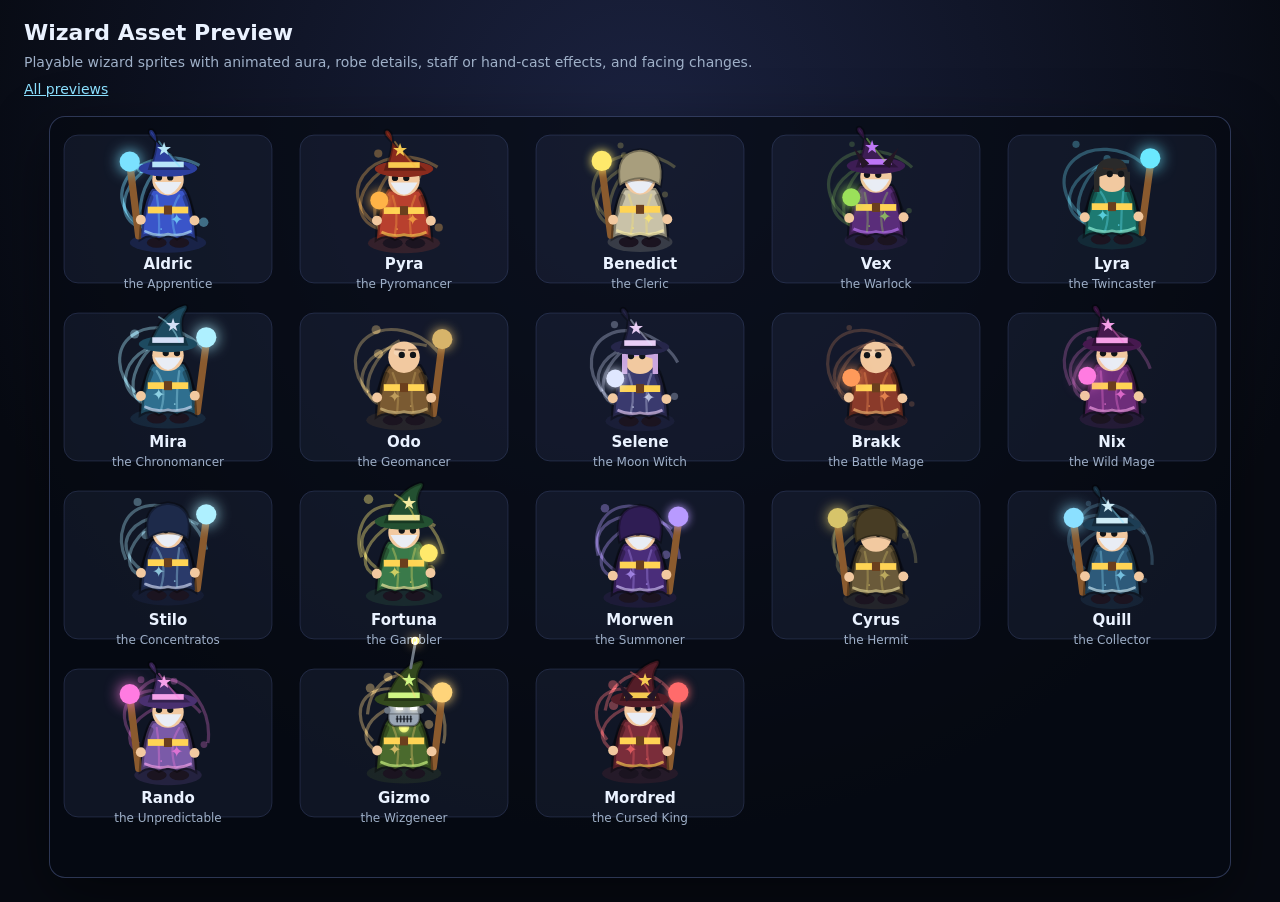
<file: wizard-assets-preview.html>
<!doctype html>
<html lang="en">
<head>
  <meta charset="utf-8">
  <meta name="viewport" content="width=device-width, initial-scale=1">
  <title>Wavy Wizard Wizard Preview</title>
  <style>
    :root { color-scheme: dark; }
    body { margin: 0; background: radial-gradient(circle at 50% 15%, #1b2240, #070a12 70%); color: #eaf2ff; font: 14px/1.4 system-ui, sans-serif; }
    header { padding: 18px 24px 8px; }
    h1 { margin: 0 0 4px; font-size: 22px; }
    p { margin: 0; color: #9fb0c8; }
    canvas { display: block; width: min(1180px, calc(100vw - 32px)); height: auto; margin: 16px auto 24px; border: 1px solid rgba(143,168,255,.28); border-radius: 16px; background: rgba(6,10,18,.72); box-shadow: 0 18px 60px rgba(0,0,0,.45); }
    nav { padding: 0 24px; } a { color: #8be0ff; }
  </style>
</head>
<body>
  <header>
    <h1>Wizard Asset Preview</h1>
    <p>Playable wizard sprites with animated aura, robe details, staff or hand-cast effects, and facing changes.</p>
  </header>
  <nav><a href="asset-previews.html">All previews</a></nav>
  <canvas id="preview" width="1180" height="760" aria-label="Wizard asset preview grid"></canvas>
  <script src="js/data/characters.js"></script>
  <script src="js/render/wizard.js"></script>
  <script>
    'use strict';
    const canvas = document.getElementById('preview');
    const ctx = canvas.getContext('2d');
    const start = performance.now();
    function draw(time) {
      const t = (time - start) / 1000;
      ctx.clearRect(0, 0, canvas.width, canvas.height);
      const cols = 5, cellW = canvas.width / cols, cellH = 178;
      ctx.textAlign = 'center'; ctx.textBaseline = 'middle';
      CHARACTERS.forEach((c, i) => {
        const col = i % cols, row = Math.floor(i / cols);
        const x = cellW * col + cellW / 2, y = 86 + row * cellH;
        ctx.save();
        ctx.fillStyle = 'rgba(143,168,255,.08)'; ctx.strokeStyle = 'rgba(143,168,255,.16)';
        ctx.beginPath(); ctx.roundRect(cellW * col + 14, row * cellH + 18, cellW - 28, cellH - 30, 14); ctx.fill(); ctx.stroke();
        ctx.translate(x, y + Math.sin(t * 4 + i) * 2); ctx.scale(2.25, 2.25);
        drawWizardSprite(ctx, c.look, Math.cos(t * 0.9 + i) < 0 ? -1 : 1, t + i * 0.25, false);
        ctx.restore();
        ctx.fillStyle = '#eaf2ff'; ctx.font = 'bold 15px system-ui, sans-serif'; ctx.fillText(c.name, x, y + 62);
        ctx.fillStyle = '#9fb0c8'; ctx.font = '12px system-ui, sans-serif'; ctx.fillText(c.title, x, y + 82);
      });
      requestAnimationFrame(draw);
    }
    requestAnimationFrame(draw);
  </script>
</body>
</html>
</file>
<file: style.css>
:root {
  --ui-scale: 1;
  --ui-inv-scale: 1;
  --ui-width: 100vw;
  --ui-height: 100vh;
}

* { margin: 0; padding: 0; box-sizing: border-box; }

html, body {
  width: 100%; height: 100%;
  background: #0a0c14;
  font-family: "Segoe UI", system-ui, sans-serif;
  color: #dfe7f2;
  overflow: hidden;
  user-select: none;
}

#game-wrap {
  position: relative;
  width: 100vw; height: 100vh;
  display: flex; align-items: center; justify-content: center;
}
/* fullscreen: fill the screen and paint the page bg behind the letterboxed canvas */
#game-wrap:fullscreen,
#game-wrap:-webkit-full-screen {
  width: 100vw; height: 100vh;
  background: #0a0c14;
}

canvas#game {
  cursor: none; /* the wizard is your pointer */
  background: #0d1020;
  max-width: 100vw; max-height: 100vh;
  aspect-ratio: 16 / 9;
  width: min(100vw, calc(100vh * 16 / 9));
  height: auto;
  box-shadow: 0 0 80px rgba(80, 120, 255, 0.12);
}

/* ---------- overlays ---------- */
/* Menus fill the whole viewport and lay out responsively (sizing handled by the
   media queries below) — no global scale transform, so they read at a comfortable
   size on phones, tablets and desktops alike. */
.overlay {
  position: fixed;
  inset: 0;
  width: 100vw; height: 100vh;
  display: none;
  flex-direction: column;
  align-items: center;
  /* "safe center" keeps content centred when it fits, but falls back to top-
     aligned (instead of clipping the top) when it's taller than the viewport,
     so the danger selector & options at the top stay reachable + scrollable. */
  justify-content: safe center;
  overflow-y: auto;
  -webkit-overflow-scrolling: touch;
  gap: 12px;
  padding: 20px 12px;
  background: rgba(8, 10, 20, 0.86);
  backdrop-filter: blur(3px);
  text-align: center;
  z-index: 10;
}
.overlay > * { flex-shrink: 0; }
.overlay.visible { display: flex; }

h1 {
  font-size: clamp(40px, 7vw, 60px); letter-spacing: 8px;
  color: #8be0ff;
  text-shadow: 0 0 30px rgba(120, 200, 255, 0.6), 0 4px 0 #1b3a55;
}
h2 {
  font-size: 44px; letter-spacing: 6px;
  color: #8be0ff;
  text-shadow: 0 0 24px rgba(120, 200, 255, 0.5);
}
h2.red  { color: #ff6b6b; text-shadow: 0 0 24px rgba(255, 80, 80, 0.5); }
h2.gold { color: #ffd454; text-shadow: 0 0 24px rgba(255, 200, 60, 0.5); }

.subtitle { font-size: 18px; color: #9fb0c8; }

.controls-hint {
  display: flex; gap: 26px; font-size: 15px; color: #7e8ca3;
}
.controls-hint b { color: #cfe2ff; }

/* ---------- buttons ---------- */
.big-btn {
  font-size: 20px; font-weight: 700; letter-spacing: 2px;
  padding: 11px 38px;
  background: linear-gradient(180deg, #2d6fb8, #1d4a80);
  color: #eaf6ff;
  border: 2px solid #5fb4ff;
  border-radius: 10px;
  cursor: pointer;
  transition: transform 0.08s, box-shadow 0.08s;
}
.big-btn:hover { transform: translateY(-2px); box-shadow: 0 0 24px rgba(95, 180, 255, 0.5); }
.big-btn:active { transform: translateY(0); }

.small-btn {
  font-size: 15px; font-weight: 600;
  padding: 9px 20px;
  background: #1a2438;
  color: #cfe2ff;
  border: 1px solid #3a4f74;
  border-radius: 8px;
  cursor: pointer;
}
.small-btn:hover:not(:disabled) { border-color: #5fb4ff; }
#btn-quit-round { background: linear-gradient(180deg, #8a2b2b, #5a1d1d); color: #ffd9d9; border-color: #ff6b6b; }
#btn-quit-round:hover:not(:disabled) { box-shadow: 0 0 16px rgba(255, 107, 107, 0.35); }
.small-btn:disabled, .buy-btn:disabled { opacity: 0.4; cursor: default; }

/* ---------- cards ---------- */
.card-row {
  display: flex; gap: 16px; flex-wrap: wrap; justify-content: center;
  max-width: 980px;
}

.item-chips { display: flex; flex-wrap: wrap; gap: 7px; margin-top: 2px; }
.item-chip {
  position: relative;
  font-size: 24px; line-height: 1;
  padding: 7px 9px;
  background: #1f2a44; border: 2px solid #5fb4ff; border-radius: 9px;
  box-shadow: 0 0 8px rgba(95, 180, 255, 0.25);
}
.item-chip b {
  position: absolute; right: -4px; bottom: -5px;
  font-size: 11px; font-weight: 800; color: #0c1326;
  background: #ffd454; border-radius: 8px; padding: 0 4px;
}

.card {
  position: relative;
  width: 200px;
  min-height: 264px;
  justify-content: flex-start;
  background: #131a2c;
  border: 2px solid #2a3a58;
  border-radius: 12px;
  padding: 14px 12px;
  display: flex; flex-direction: column; align-items: center; gap: 7px;
  text-align: center;
}
.card.locked { border-color: #ffd454; box-shadow: 0 0 12px rgba(255, 212, 84, 0.25); }
.card.legendary {
  border-color: #ffd454;
  background: linear-gradient(180deg, #2a2310, #131a2c 60%);
  box-shadow: 0 0 22px rgba(255, 212, 84, 0.35);
}
.card.legendary .stat-lines i { color: #c9a33a; }
.legendary-btn { background: linear-gradient(180deg, #a8842a, #6e5418); border-color: #ffd454; }
.legendary-btn:hover:not(:disabled) { box-shadow: 0 0 16px rgba(255, 212, 84, 0.5); }
.fuse-buy-btn { background: linear-gradient(180deg, #5a3d8a, #3a2660); border-color: #c47bff; font-size: 13px; }
.fuse-buy-btn:hover:not(:disabled) { box-shadow: 0 0 14px rgba(196, 123, 255, 0.4); }
.owned-spell .ench { font-size: 11px; color: #ffd454; }
.won-badge {
  margin-top: 6px;
  font-size: 11.5px; font-weight: 700;
  color: #ffd454;
  border: 1px solid #c9a33a; border-radius: 20px;
  padding: 2px 10px;
}
.big-btn.resume { background: linear-gradient(180deg, #2c7a45, #1d5530); border-color: #57c96f; }

/* ---------- danger select ---------- */
#danger-select { display: flex; gap: 8px; align-items: center; flex-wrap: wrap; justify-content: center; max-width: 760px; }
.danger-label { font-size: 15px; font-weight: 700; color: #ff6b6b; margin-right: 6px; }
.danger-btn {
  font-size: 14px; font-weight: 700;
  min-width: 62px;
  padding: 7px 12px;
  background: #1a2438; color: #9fb0c8;
  border: 1px solid #3a4f74; border-radius: 8px;
  cursor: pointer;
}
.danger-btn:hover { border-color: #ff6b6b; }
.danger-btn.on {
  background: linear-gradient(180deg, #8a2b2b, #5a1d1d);
  color: #ffd9d9; border-color: #ff6b6b;
  box-shadow: 0 0 12px rgba(255, 107, 107, 0.35);
}
.card .portrait { image-rendering: auto; }

/* ---------- character select (avatars + detail) ---------- */
/* two-column layout: avatar grid on the left, shop-like detail panel on the right */
#char-layout, #danger-layout { display: flex; gap: 20px; align-items: flex-start; justify-content: center; width: 96%; max-width: 1000px; }
#char-layout #char-avatars { flex: 1 1 auto; max-width: 640px; }
#char-layout #char-detail, #danger-layout #danger-detail { flex: 0 0 300px; align-self: stretch; }
#char-avatars { display: flex; flex-wrap: wrap; gap: 10px; justify-content: center; max-width: 880px; }
.char-avatar {
  display: flex; flex-direction: column; align-items: center; gap: 2px;
  padding: 6px 4px 4px; width: 84px;
  background: #131a2c; border: 2px solid #2a3a58; border-radius: 10px;
  cursor: pointer; transition: transform 0.08s, border-color 0.08s;
}
.char-avatar:hover { transform: translateY(-3px); border-color: #5fb4ff; }
.char-avatar.sel { border-color: #ffd454; box-shadow: 0 0 14px rgba(255,212,84,0.4); }
.char-avatar .ca-name { font-size: 12px; font-weight: 700; color: #cfe2ff; }
#char-detail { min-width: 280px; min-height: 120px; text-align: left; }
.cd-portrait { display: block; margin: 0 auto 10px; }
.end-portrait { display: block; margin: 0 auto 4px; }
#char-detail .cd-name, #danger-detail .cd-name { font-size: 17px; font-weight: 700; color: #eaf2ff; margin-bottom: 5px; }
#char-detail .cd-title { font-size: 14px; color: #9fb0c8; font-weight: 400; }

/* ---------- danger select (skull tiles + implications) ---------- */
#danger-avatars { display: flex; flex-wrap: wrap; gap: 10px; justify-content: center; flex: 1 1 auto; max-width: 600px; }
.danger-avatar {
  display: flex; flex-direction: column; align-items: center; gap: 1px;
  width: 64px; padding: 8px 4px 5px;
  background: #131a2c; border: 2px solid #2a3a58; border-radius: 10px;
  cursor: pointer; transition: transform 0.08s, border-color 0.08s;
}
.danger-avatar:hover { transform: translateY(-3px); border-color: #ff6b6b; }
.danger-avatar.sel { border-color: #ffd454; box-shadow: 0 0 14px rgba(255,212,84,0.4); }
.danger-avatar .da-skull { font-size: 26px; line-height: 1; }
.danger-avatar .da-lvl { font-size: 12px; font-weight: 700; color: #cfe2ff; }
.danger-avatar.custom { width: 80px; border-color: #355; }
.danger-avatar.custom:hover { border-color: #8be0ff; }
.danger-avatar.custom.sel { border-color: #8be0ff; box-shadow: 0 0 14px rgba(139,224,255,0.4); }
#danger-detail { min-width: 280px; min-height: 120px; text-align: left; }

/* custom-difficulty sliders */
.custom-affixes { margin: 10px 0; display: flex; flex-direction: column; gap: 14px; }
#ca-reset { margin: 2px 0 8px; }
.custom-affix .ca-head { display: flex; justify-content: space-between; align-items: baseline; font-size: 13px; font-weight: 600; margin-bottom: 4px; }
.custom-affix .ca-val { font-size: 12px; font-weight: 700; color: #eaf2ff; font-variant-numeric: tabular-nums; }
.ca-slider {
  -webkit-appearance: none; appearance: none;
  width: 100%; height: 6px; border-radius: 4px;
  background: linear-gradient(90deg, #3a4a68, #ffd454);
  outline: none; cursor: pointer;
}
.ca-slider::-webkit-slider-thumb {
  -webkit-appearance: none; appearance: none;
  width: 18px; height: 18px; border-radius: 50%;
  background: #ffd454; border: 2px solid #1a2236; cursor: pointer;
}
.ca-slider::-moz-range-thumb {
  width: 18px; height: 18px; border-radius: 50%;
  background: #ffd454; border: 2px solid #1a2236; cursor: pointer;
}
.card.compact { width: 158px; padding: 10px 8px; }
.card.compact .stat-lines { font-size: 11.5px; }
.card-row.wide { max-width: 1180px; }

.fuse-btn {
  font-size: 11px; font-weight: 700;
  padding: 4px 8px;
  background: #2d2244;
  color: #d9b9ff;
  border: 1px solid #7a55b0;
  border-radius: 6px;
  cursor: pointer;
}
.fuse-btn:hover { border-color: #c47bff; box-shadow: 0 0 10px rgba(196, 123, 255, 0.4); }
.lock-btn {
  position: absolute; top: 6px; right: 6px;
  font-size: 14px; line-height: 1;
  padding: 3px 5px;
  background: rgba(26, 36, 56, 0.8);
  border: 1px solid #3a4f74;
  border-radius: 6px;
  cursor: pointer;
  opacity: 0.55;
}
.lock-btn:hover { opacity: 1; border-color: #5fb4ff; }
.lock-btn.on { opacity: 1; border-color: #ffd454; }
.card.choice { cursor: pointer; transition: transform 0.08s, border-color 0.08s; }
.card.choice:hover { transform: translateY(-4px); border-color: #5fb4ff; }
.card .icon { font-size: 34px; line-height: 1; filter: drop-shadow(0 0 8px rgba(120,200,255,0.4)); }

.card .spell-shop-icon,
.owned-spell .spell-shop-icon {
  width: 42px;
  height: 42px;
  display: grid;
  place-items: center;
  margin: 0 auto;
  border-radius: 14px;
  background: radial-gradient(circle at 35% 30%, rgba(255,255,255,0.14), var(--spell-soft), rgba(6,10,18,0.8));
  border: 1px solid var(--spell);
  box-shadow: 0 0 16px var(--spell-soft);
  filter: none;
}
.card .spell-shop-icon svg,
.owned-spell .spell-shop-icon svg { width: 34px; height: 34px; overflow: visible; }
.owned-spell .spell-shop-icon { width: 28px; height: 28px; min-width: 28px; border-radius: 9px; }
.owned-spell .spell-shop-icon svg { width: 23px; height: 23px; }

.card .name { font-weight: 700; font-size: 16px; }
.card .tier-badge {
  font-size: 12px; font-weight: 700; letter-spacing: 1px;
  padding: 2px 10px; border-radius: 20px;
  border: 1px solid currentColor;
}
.card .desc { font-size: 13px; color: #93a3bd; min-height: 34px; }
.card .stat-lines { font-size: 12.5px; color: #c4d4ee; line-height: 1.55; }
.card .upgrade-tag { font-size: 12px; color: #7fe08f; font-weight: 600; }

.buy-btn {
  margin-top: auto;
  font-size: 15px; font-weight: 700;
  padding: 8px 18px; width: 100%;
  background: linear-gradient(180deg, #2c7a45, #1d5530);
  color: #eaffe9;
  border: 1px solid #57c96f;
  border-radius: 8px;
  cursor: pointer;
}
.buy-btn:hover:not(:disabled) { box-shadow: 0 0 14px rgba(90, 220, 120, 0.4); }

.sell-btn {
  font-size: 12px;
  padding: 4px 10px;
  background: #3a2230;
  color: #ffb9c8;
  border: 1px solid #7a4055;
  border-radius: 6px;
  cursor: pointer;
}
.sell-btn:hover { border-color: #ff7d9c; }

/* ---------- shop layout ---------- */
#shop-layout {
  display: flex; gap: 20px; align-items: flex-start; justify-content: center;
  width: 96%; max-width: 1580px;
}
/* Fixed-width columns so the shop never reflows horizontally as panel/offer
   content changes (legendary panel appearing, longer stat lines, etc.). */
#shop-main { display: flex; flex-direction: column; gap: 16px; align-items: center; flex: 0 0 970px; width: 970px; }
#shop-stats { flex: 0 0 224px; width: 224px; min-width: 224px; max-width: 224px; }
#shop-owned { flex: 0 0 320px; width: 320px; min-width: 320px; max-width: 320px; }
#shop-offers { width: 100%; min-height: 336px; }
#shop-offers .card {
  width: 230px;
  min-height: 336px;
}
#shop-gold { font-size: 24px; font-weight: 700; color: #ffd454; }

.panel {
  background: #11182a;
  border: 1px solid #2a3a58;
  border-radius: 12px;
  padding: 14px 16px;
  min-width: 215px;
  max-width: 250px;
  text-align: left;
  font-size: 14px;
}
.panel h3 {
  font-size: 14px; letter-spacing: 2px; color: #8be0ff;
  margin-bottom: 9px; text-transform: uppercase;
}
.stat-line { display: flex; justify-content: space-between; padding: 2.5px 0; color: #b9c8e0; }
.stat-line span:last-child { color: #eaf2ff; font-weight: 600; }

.owned-spell {
  display: grid;
  grid-template-columns: 26px 32px minmax(0, 1fr) auto auto;
  gap: 4px 6px;
  align-items: center;
  padding: 6px 4px;
  border-bottom: 1px solid #1d2a44;
}
.owned-spell:last-child { border-bottom: none; }
.owned-spell .icon { font-size: 21px; }
.owned-spell .hotkey { grid-column: 1; grid-row: 1; }
.owned-spell .spell-shop-icon { grid-column: 2; grid-row: 1; }
.owned-spell .info { grid-column: 3; grid-row: 1; min-width: 0; }
.owned-spell .info .nm { font-size: 13px; font-weight: 600; }
.owned-spell .info .tr { font-size: 11.5px; }
.owned-spell .fuse-btn {
  grid-column: 3 / 5;
  grid-row: 2;
  justify-self: start;
  padding: 4px 9px;
}
.owned-spell .move-btns { grid-column: 4; grid-row: 1; }
.owned-spell .sell-btn, .owned-spell .empty-slot { grid-column: 5; grid-row: 1 / span 2; }
.empty-slot { color: #4a5a78; font-size: 13px; padding: 6px 4px; font-style: italic; }

.shop-buttons { display: flex; gap: 14px; align-items: center; }
.win-buttons { display: flex; gap: 16px; }

/* ---------- shop damage report ---------- */
#shop-meter {
  position: fixed;
  left: 16px;
  bottom: 16px;
  width: 250px;
  margin: 0;
  z-index: 50;
  display: none;
}
.meter-row {
  position: relative;
  display: flex; justify-content: space-between; gap: 10px;
  padding: 3px 6px;
  font-size: 13px;
  border-bottom: 1px solid #1d2a44;
}
.meter-row:last-child { border-bottom: none; }
.meter-row .mbar {
  position: absolute; left: 0; top: 2px; bottom: 2px;
  border-radius: 4px;
  border: 1px solid transparent;
  z-index: 0; pointer-events: none;
}
.meter-row .mname { position: relative; z-index: 1; color: #c4d4ee; }
.meter-row .mnums { position: relative; z-index: 1; color: #eaf2ff; font-weight: 600; white-space: nowrap; }
.meter-row .mnums em { color: #8be0ff; font-style: normal; }
.meter-row .mnums b { color: #9fb0c8; font-weight: 600; }
.meter-row.total { border-top: 1px solid #2a3a58; margin-top: 3px; padding-top: 6px; }
.meter-row.total .mname, .meter-row.total .mnums { color: #ffd454; }

.owned-spell .hotkey { font-size: 11px; color: #7e8ca3; font-weight: 700; min-width: 24px; }
.move-btns { display: flex; flex-direction: column; gap: 2px; }
.move-btn {
  font-size: 8px; line-height: 1;
  padding: 3px 5px;
  background: #1a2438; color: #cfe2ff;
  border: 1px solid #3a4f74; border-radius: 4px;
  cursor: pointer;
}
.move-btn:hover:not(:disabled) { border-color: #5fb4ff; }
.move-btn:disabled { opacity: 0.3; cursor: default; }

/* ---------- pause stats ---------- */
#keybinds { min-width: 320px; }
.pause-stat-grid {
  display: grid;
  grid-template-columns: max-content minmax(120px, 1fr);
  gap: 5px 18px;
  text-align: left;
}
.pause-stat-k { color: #8be0ff; font-size: 13px; }
.pause-stat-v { color: #eaf2ff; font-size: 13px; font-weight: 700; text-align: right; }
.bind-row {
  display: flex; justify-content: space-between; align-items: center;
  padding: 5px 2px;
  border-bottom: 1px solid #1d2a44;
}
.bind-row:last-child { border-bottom: none; }
.bind-name { font-size: 14px; color: #c4d4ee; }
.bind-name i { color: #4a5a78; }
.key-btn {
  font-size: 13px; font-weight: 700; letter-spacing: 1px;
  min-width: 66px;
  padding: 5px 12px;
  background: #1a2438; color: #8be0ff;
  border: 1px solid #3a4f74; border-radius: 6px;
  cursor: pointer;
}
.key-btn:hover { border-color: #5fb4ff; }
.key-btn.listening { color: #ffd454; border-color: #ffd454; animation: pulse 0.8s infinite alternate; }
@keyframes pulse { from { opacity: 1; } to { opacity: 0.5; } }
.small-hint { font-size: 13.5px; max-width: 520px; }
.small-hint b { color: #cfe2ff; }

/* ---------- settings toggles ---------- */
.key-btn.on { color: #7fe08f; border-color: #57c96f; }
#settings-list { min-width: 380px; max-height: 70vh; overflow-y: auto; }
#settings-list h3 { margin: 12px 0 4px; }
#settings-list h3:first-child { margin-top: 0; }
#btn-settings { margin-top: 4px; }
.theme-row { display: flex; gap: 8px; flex-wrap: wrap; padding: 4px 0; }
.theme-btn {
  font-size: 12px; font-weight: 600;
  padding: 8px 12px;
  color: #dfe7f2;
  border: 2px solid #3a4f74; border-radius: 8px;
  cursor: pointer;
}
.theme-btn:hover { filter: brightness(1.3); }
.theme-btn.on { box-shadow: 0 0 0 2px #ffd454, 0 0 12px rgba(255,212,84,0.4); }

/* ---------- spell tags ---------- */
.tags { display: flex; gap: 6px; justify-content: center; flex-wrap: wrap; }
.tag {
  font-size: 10px; font-weight: 700; text-transform: uppercase; letter-spacing: 1px;
  padding: 1px 7px; border-radius: 10px; border: 1px solid currentColor; opacity: 0.85;
}

/* ---------- fusion comparison ---------- */
.fuse-compare {
  width: 100%; margin-top: 6px; padding-top: 6px;
  border-top: 1px dashed #3a4f74; font-size: 11.5px;
}
.fc-row { display: flex; justify-content: space-between; color: #9fb0c8; padding: 1px 0; }
.fc-row b { color: #7fe08f; }

/* ---------- shop event + build summary ---------- */
.card.event {
  border-color: #ffd454;
  background: linear-gradient(180deg, #2a2614, #131a2c 60%);
  box-shadow: 0 0 18px rgba(255, 212, 84, 0.28);
}
/* an event morphing into the item it grants, before it drops into the stash */
.card.event.revealing { animation: reveal-pop 0.35s ease; }
@keyframes reveal-pop { 0% { transform: scale(0.9); } 60% { transform: scale(1.05); } 100% { transform: scale(1); } }
.reveal-status { margin-top: auto; font-size: 12px; font-weight: 700; color: #8be0ff; }
.reveal-bar { width: 100%; height: 6px; margin-top: 6px; border-radius: 4px; background: #0d1428; overflow: hidden; }
.reveal-bar > i { display: block; height: 100%; width: 100%; background: linear-gradient(90deg, #5fb4ff, #ffd454); transform-origin: left; animation-name: reveal-fill; animation-timing-function: linear; animation-fill-mode: forwards; }
@keyframes reveal-fill { from { transform: scaleX(0); } to { transform: scaleX(1); } }
#shop-summary {
  width: min(680px, 96%);
  margin: 0 auto;
}
.sum-line { display: flex; justify-content: space-between; gap: 12px; font-size: 13px; padding: 2px 0; color: #b9c8e0; }
.sum-line span:last-child { white-space: nowrap; }
.sum-line span:last-child { font-weight: 600; color: #eaf2ff; }
.sum-tip { margin-top: 7px; font-size: 12.5px; color: #ffd454; }
.elem-pip { font-size: 13px; font-weight: 700; margin-left: 4px; }

/* polished offer cards: subtle depth + lift on hover */
#shop-offers .card {
  background: linear-gradient(180deg, #172138, #10172a);
  transition: transform 0.09s ease, border-color 0.09s, box-shadow 0.09s;
}
#shop-offers .card:hover {
  transform: translateY(-3px);
  border-color: #5fb4ff;
  box-shadow: 0 8px 22px rgba(0, 0, 0, 0.4);
}
#shop-offers .card.locked:hover { border-color: #ffd454; }

/* The 3-column shop (stats · offers · owned) is ~1550px wide. Below that, reflow
   so it fits without overflowing or colliding with the summary/meter panels:
   offers span the full width on top, the two side panels share a row beneath. */
@media (max-width: 1560px) {
  #shop-layout { flex-wrap: wrap; }
  #shop-main { flex: 1 1 100%; width: auto; order: -1; }
  #shop-stats, #shop-owned {
    flex: 1 1 300px; width: auto; min-width: 0; max-width: 520px;
  }
}

/* ---------- post-run build summary ---------- */
.run-summary { width: 460px; max-width: 92vw; margin: 6px 0 12px; text-align: left; }
.run-summary .rs-title {
  font-size: 22px; font-weight: 800; text-align: center; color: #ffd454;
  margin-bottom: 10px; letter-spacing: 0.5px; text-shadow: 0 0 14px rgba(255,212,84,0.4);
}
.run-summary .rs-grid {
  display: grid; grid-template-columns: auto 1fr; gap: 3px 14px;
  background: #11182a; border: 1px solid #2a3a58; border-radius: 12px; padding: 12px 16px;
}
.run-summary .rs-k { color: #8be0ff; font-size: 13px; }
.run-summary .rs-v { color: #eaf2ff; font-size: 13px; font-weight: 600; text-align: right; }
.run-summary .rs-hint {
  margin-top: 9px; font-size: 13px; color: #ffd454; text-align: center;
  background: rgba(255,212,84,0.08); border-radius: 8px; padding: 7px 10px;
}
.run-summary.win .rs-grid { border-color: #c9a33a; box-shadow: 0 0 18px rgba(255,212,84,0.15); }

/* ---------- fancy victory screen ---------- */
#win.visible { background: radial-gradient(ellipse at center, rgba(60,46,12,0.55), rgba(7,10,20,0.9) 70%); }
#win-rays {
  position: absolute; top: 50%; left: 50%; width: 900px; height: 900px;
  transform: translate(-50%, -50%); pointer-events: none; z-index: -1;
  background: conic-gradient(from 0deg, rgba(255,212,84,0.12) 0deg, transparent 14deg, rgba(255,212,84,0.12) 28deg, transparent 42deg, rgba(255,212,84,0.12) 56deg, transparent 70deg, rgba(255,212,84,0.12) 84deg, transparent 98deg, rgba(255,212,84,0.12) 112deg, transparent 126deg, rgba(255,212,84,0.12) 140deg, transparent 154deg, rgba(255,212,84,0.12) 168deg, transparent 182deg);
  animation: win-spin 24s linear infinite; opacity: 0.7;
}
@keyframes win-spin { to { transform: translate(-50%, -50%) rotate(360deg); } }
.win-title { animation: win-pulse 2s ease-in-out infinite; text-shadow: 0 0 24px rgba(255,212,84,0.6); }
@keyframes win-pulse { 0%,100% { transform: scale(1); } 50% { transform: scale(1.05); } }

/* ---------- highscore scoreboard ---------- */
#scoreboard { margin-top: 6px; width: 460px; max-width: 92vw; max-height: 34vh; overflow-y: auto; }
#scoreboard h3 { font-size: 14px; letter-spacing: 2px; color: #ffd454; margin-bottom: 8px; text-transform: uppercase; }
.sb-wrap { margin: 6px 0 14px; width: 460px; max-width: 92vw; }
.scoreboard { width: 100%; border-collapse: collapse; font-size: 13px; }
.scoreboard th {
  text-align: right; color: #8be0ff; font-size: 11px; letter-spacing: 1px;
  text-transform: uppercase; padding: 3px 8px; border-bottom: 1px solid #2a3a58;
}
.scoreboard td { text-align: right; padding: 4px 8px; color: #c4d4ee; border-bottom: 1px solid #1d2a44; }
.scoreboard tr:last-child td { border-bottom: none; }
.scoreboard .sb-rank { text-align: center; width: 30px; color: #9fb0c8; font-weight: 700; }
.scoreboard .sb-score { color: #ffd454; font-weight: 700; }
.scoreboard .sb-who { text-align: left; color: #eaf2ff; }
.scoreboard tr.sb-hl td { background: rgba(255, 212, 84, 0.14); color: #fff; }
.scoreboard tr.sb-hl .sb-score { color: #fff; }
.sb-empty { color: #9fb0c8; font-size: 13px; font-style: italic; }

/* ---------- hover tooltip (damage details) ---------- */
#tooltip {
  position: absolute;
  display: none;
  z-index: 100;
  pointer-events: none;
  max-width: 280px;
  padding: 10px 12px;
  background: rgba(10, 14, 28, 0.97);
  border: 1px solid #3a4f74;
  border-radius: 10px;
  box-shadow: 0 6px 22px rgba(0,0,0,0.5);
  font-size: 12.5px;
  color: #c4d4ee;
}
#tooltip.show { display: block; }
#tooltip .tt-title { font-weight: 700; font-size: 14px; margin-bottom: 5px; color: #eaf2ff; }
#tooltip .tt-row { display: flex; justify-content: space-between; gap: 14px; padding: 1.5px 0; }
#tooltip .tt-row span:last-child { color: #eaf2ff; font-weight: 600; white-space: nowrap; }
#tooltip .tt-sec { margin-top: 6px; padding-top: 5px; border-top: 1px solid #1d2a44; color: #9fb0c8; }
#tooltip b.up { color: #7fe08f; }
.owned-spell { cursor: help; }
.meter-row { cursor: help; }

/* ---------- wave overview / roadmap ---------- */
.wave-overview { width: 94%; max-width: 1100px; }
.wo-head { font-size: 13px; color: #9fb0c8; margin-bottom: 6px; text-align: center; }
.wo-row { display: flex; align-items: stretch; gap: 8px; justify-content: center; }
.wo-strip { display: flex; gap: 5px; padding: 4px 2px; justify-content: center; }
.wo-arrow {
  flex: 0 0 auto;
  background: #11182a; color: #8be0ff;
  border: 1px solid #2a3a58; border-radius: 7px;
  font-size: 16px; font-weight: 700;
  padding: 0 12px; cursor: pointer;
}
.wo-arrow:hover:not(:disabled) { border-color: #5fb4ff; color: #cfe2ff; }
.wo-arrow:disabled { opacity: 0.28; cursor: default; }
.wo-chip {
  flex: 0 0 auto;
  display: flex; flex-direction: column; align-items: center; gap: 1px;
  min-width: 40px; padding: 4px 5px;
  background: #11182a;
  border: 1px solid var(--wc);
  border-radius: 7px;
  opacity: 0.5;
}
.wo-chip .wo-n { font-size: 11px; font-weight: 700; color: #cfe2ff; }
.wo-chip .wo-i { font-size: 14px; line-height: 1; }
.wo-chip .wo-l { font-size: 8.5px; color: var(--wc); text-transform: uppercase; letter-spacing: 0.5px; }
.wo-chip .wo-realm { font-size: 12px; line-height: 1; margin-top: 1px; }

@media (max-width: 900px), (max-height: 650px) {
  .overlay {
    gap: 12px;
    padding: 12px;
  }
  h1 {
    font-size: clamp(36px, 9vw, 56px);
    letter-spacing: clamp(4px, 1.2vw, 8px);
  }
  h2 {
    font-size: clamp(28px, 7vw, 38px);
    letter-spacing: clamp(3px, 1vw, 5px);
  }
  .subtitle { font-size: 15px; }
  .controls-hint { gap: 10px 16px; flex-wrap: wrap; justify-content: center; font-size: 13px; }
  .big-btn { font-size: 18px; padding: 10px 28px; }
  .small-btn { font-size: 13px; padding: 7px 14px; }
  .card-row { gap: 10px; max-width: calc(100vw - 24px); }
  .card { width: min(176px, calc(50vw - 18px)); padding: 11px 9px; }
  .card.compact { width: min(144px, calc(33.33vw - 14px)); }
  .card .icon { font-size: 28px; }
  .card .name { font-size: 14px; }
  .card .desc { font-size: 12px; min-height: 0; }
  .card .stat-lines { font-size: 11.5px; }
  #char-avatars { gap: 8px; max-width: calc(100vw - 24px); }
  .char-avatar { width: 70px; }
  #char-detail, #settings-list, #keybinds {
    min-width: 0;
    width: min(460px, calc(100vw - 24px));
  }
  #shop-layout {
    width: calc(100vw - 24px);
    gap: 10px;
  }
  #shop-main {
    flex: 1 1 520px;
    width: auto;
  }
  #shop-stats, #shop-owned {
    flex: 1 1 190px;
    width: auto;
    min-width: 160px;
    max-width: none;
  }
  #shop-gold { font-size: 20px; }
  .wave-overview { width: calc(100vw - 24px); }
}

@media (max-width: 620px), (max-height: 500px) {
  .overlay {
    justify-content: flex-start;
    gap: 9px;
    padding: 8px;
  }
  .card { width: min(156px, calc(50vw - 14px)); }
  .card.compact { width: min(132px, calc(50vw - 14px)); }
  #shop-layout { flex-direction: column; align-items: stretch; }
  #shop-stats, #shop-owned, #shop-main { flex-basis: auto; }
}
.wo-chip.done { opacity: 0.32; }
.wo-chip.current {
  opacity: 1;
  box-shadow: 0 0 0 2px var(--wc), 0 0 12px var(--wc);
  background: #182238;
}

/* ---------- mastery screen ---------- */
#mastery .card.choice { border-color: #c9a33a; }

/* ---------- achievements ---------- */
#achievements-list { width: min(820px, calc(100vw - 32px)); min-width: 0; max-width: min(820px, calc(100vw - 32px)); max-height: 68vh; overflow-y: auto; overflow-x: hidden; text-align: left; }
.ach-progress { font-size: 14px; font-weight: 700; color: #ffd454; margin-bottom: 4px; text-align: center; }
.ach-note { font-size: 12px; color: #9fb0c8; margin-bottom: 10px; text-align: center; font-style: italic; }
.ach-grid { display: grid; grid-template-columns: repeat(auto-fill, minmax(210px, 1fr)); gap: 10px; }
.ach-card {
  display: flex; align-items: center; gap: 10px;
  padding: 9px 11px; border-radius: 9px;
  background: #11182a; border: 1px solid #2a3a58;
}
.ach-card.got { border-color: #c9a33a; box-shadow: 0 0 10px rgba(201,163,58,0.18); }
.ach-card.locked { opacity: 0.5; }
.ach-card-ico { font-size: 26px; line-height: 1; flex: 0 0 auto; width: 30px; text-align: center; }
.ach-card-name { font-size: 14px; font-weight: 700; color: #eaf2ff; }
.ach-card.locked .ach-card-name { color: #9fb0c8; }
.ach-card-desc { font-size: 12px; color: #9fb0c8; }

/* newly-unlocked banner on the end screen */
.ach-toast {
  width: min(420px, calc(100vw - 40px));
  margin: 0 auto;
  padding: 10px 14px; border-radius: 10px;
  background: rgba(201,163,58,0.12); border: 1px solid #c9a33a;
  text-align: center;
}
.ach-toast-head { font-size: 14px; font-weight: 700; color: #ffd454; margin-bottom: 5px; }
.ach-toast-row { font-size: 13px; color: #eaf2ff; }
.ach-toast-row .ach-ico { font-size: 16px; }

/* Keyboard navigation: clear focus ring on shop controls */
#shop button:focus { outline: none; }
#shop button:focus-visible,
#shop button:focus {
  outline: 3px solid #8be0ff;
  outline-offset: 2px;
  box-shadow: 0 0 12px rgba(139, 224, 255, 0.55);
}

/* ---------- live achievement pop-ups (bottom-right) ---------- */
#ach-toasts {
  position: fixed; right: 16px; bottom: 16px; z-index: 4000;
  display: flex; flex-direction: column; align-items: flex-end; gap: 10px;
  pointer-events: none;
}
.ach-pop {
  display: flex; align-items: center; gap: 12px;
  min-width: 232px; max-width: 330px;
  padding: 10px 14px;
  background: linear-gradient(135deg, #1c2844, #121a2e);
  border: 1px solid rgba(255, 212, 84, 0.4);
  border-left: 4px solid #ffd454;
  border-radius: 10px;
  box-shadow: 0 8px 26px rgba(0, 0, 0, 0.55);
  /* resting state is visible (so it shows even if animations can't run);
     the entrance flourish is a keyframe, the exit is the .hide class. */
  animation: achSlideIn .4s cubic-bezier(.2,.8,.2,1);
}
.ach-pop.hide { animation: achSlideOut .4s ease forwards; }
@keyframes achSlideIn { from { transform: translateX(120%); opacity: 0; } to { transform: translateX(0); opacity: 1; } }
@keyframes achSlideOut { from { transform: translateX(0); opacity: 1; } to { transform: translateX(120%); opacity: 0; } }
.ach-pop-ico { font-size: 26px; line-height: 1; filter: drop-shadow(0 0 6px rgba(255,212,84,.5)); }
.ach-pop-head { font-size: 10.5px; letter-spacing: .6px; text-transform: uppercase; color: #ffd454; font-weight: 700; }
.ach-pop-name { font-size: 15px; font-weight: 700; color: #eaf2ff; }
@media (max-width: 560px) { .ach-pop { min-width: 180px; max-width: 70vw; padding: 8px 11px; } .ach-pop-ico { font-size: 22px; } }

/* ---------- mobile: rotate prompt + touch controls ---------- */
/* Both hidden by default; main.js adds .is-touch to <body> on touch devices,
   then toggles .show on each element based on orientation + game state. */
#rotate-prompt, #touch-controls { display: none; }

#rotate-prompt {
  position: fixed;
  inset: 0;
  z-index: 100; /* above every overlay */
  background: rgba(6, 8, 16, 0.96);
  align-items: center;
  justify-content: center;
  text-align: center;
  padding: 24px;
}
#rotate-prompt.show { display: flex; }
.rotate-card { max-width: 420px; }
.rotate-icon {
  font-size: 64px;
  display: inline-block;
  animation: rotate-hint 1.8s ease-in-out infinite;
}
@keyframes rotate-hint {
  0%, 40% { transform: rotate(0deg); }
  70%, 100% { transform: rotate(90deg); }
}
.rotate-card h2 { margin: 18px 0 10px; }
.rotate-card p { color: #aab8d0; font-size: 16px; line-height: 1.5; }

#touch-controls {
  position: absolute;
  inset: 0;
  z-index: 9; /* above canvas (overlays are z-index 10 and cover it in menus) */
  pointer-events: none; /* only the children capture touches */
}
#touch-controls.show { display: block; }

/* Left-hand virtual joystick */
#touch-stick {
  position: absolute;
  left: max(18px, env(safe-area-inset-left));
  bottom: max(18px, env(safe-area-inset-bottom));
  width: 132px; height: 132px;
  border-radius: 50%;
  background: rgba(140, 170, 230, 0.10);
  border: 2px solid rgba(160, 190, 255, 0.28);
  box-shadow: inset 0 0 30px rgba(120, 160, 255, 0.10);
  pointer-events: auto;
  touch-action: none;
}
#touch-knob {
  position: absolute;
  left: 50%; top: 50%;
  width: 58px; height: 58px;
  margin: -29px 0 0 -29px;
  border-radius: 50%;
  background: rgba(150, 185, 255, 0.42);
  border: 2px solid rgba(200, 220, 255, 0.6);
  box-shadow: 0 0 18px rgba(120, 160, 255, 0.35);
  transition: transform 0.05s linear;
}

.touch-btn {
  position: absolute;
  pointer-events: auto;
  touch-action: none;
  width: 60px; height: 60px;
  border-radius: 50%;
  border: 2px solid rgba(160, 190, 255, 0.32);
  background: rgba(20, 28, 48, 0.5);
  color: #cfe0ff;
  font-size: 18px;
  letter-spacing: 1px;
  display: flex; align-items: center; justify-content: center;
}
.touch-btn:active { background: rgba(40, 56, 90, 0.7); }
#touch-pause {
  right: max(18px, env(safe-area-inset-right));
  top: max(18px, env(safe-area-inset-top));
}
</file>
